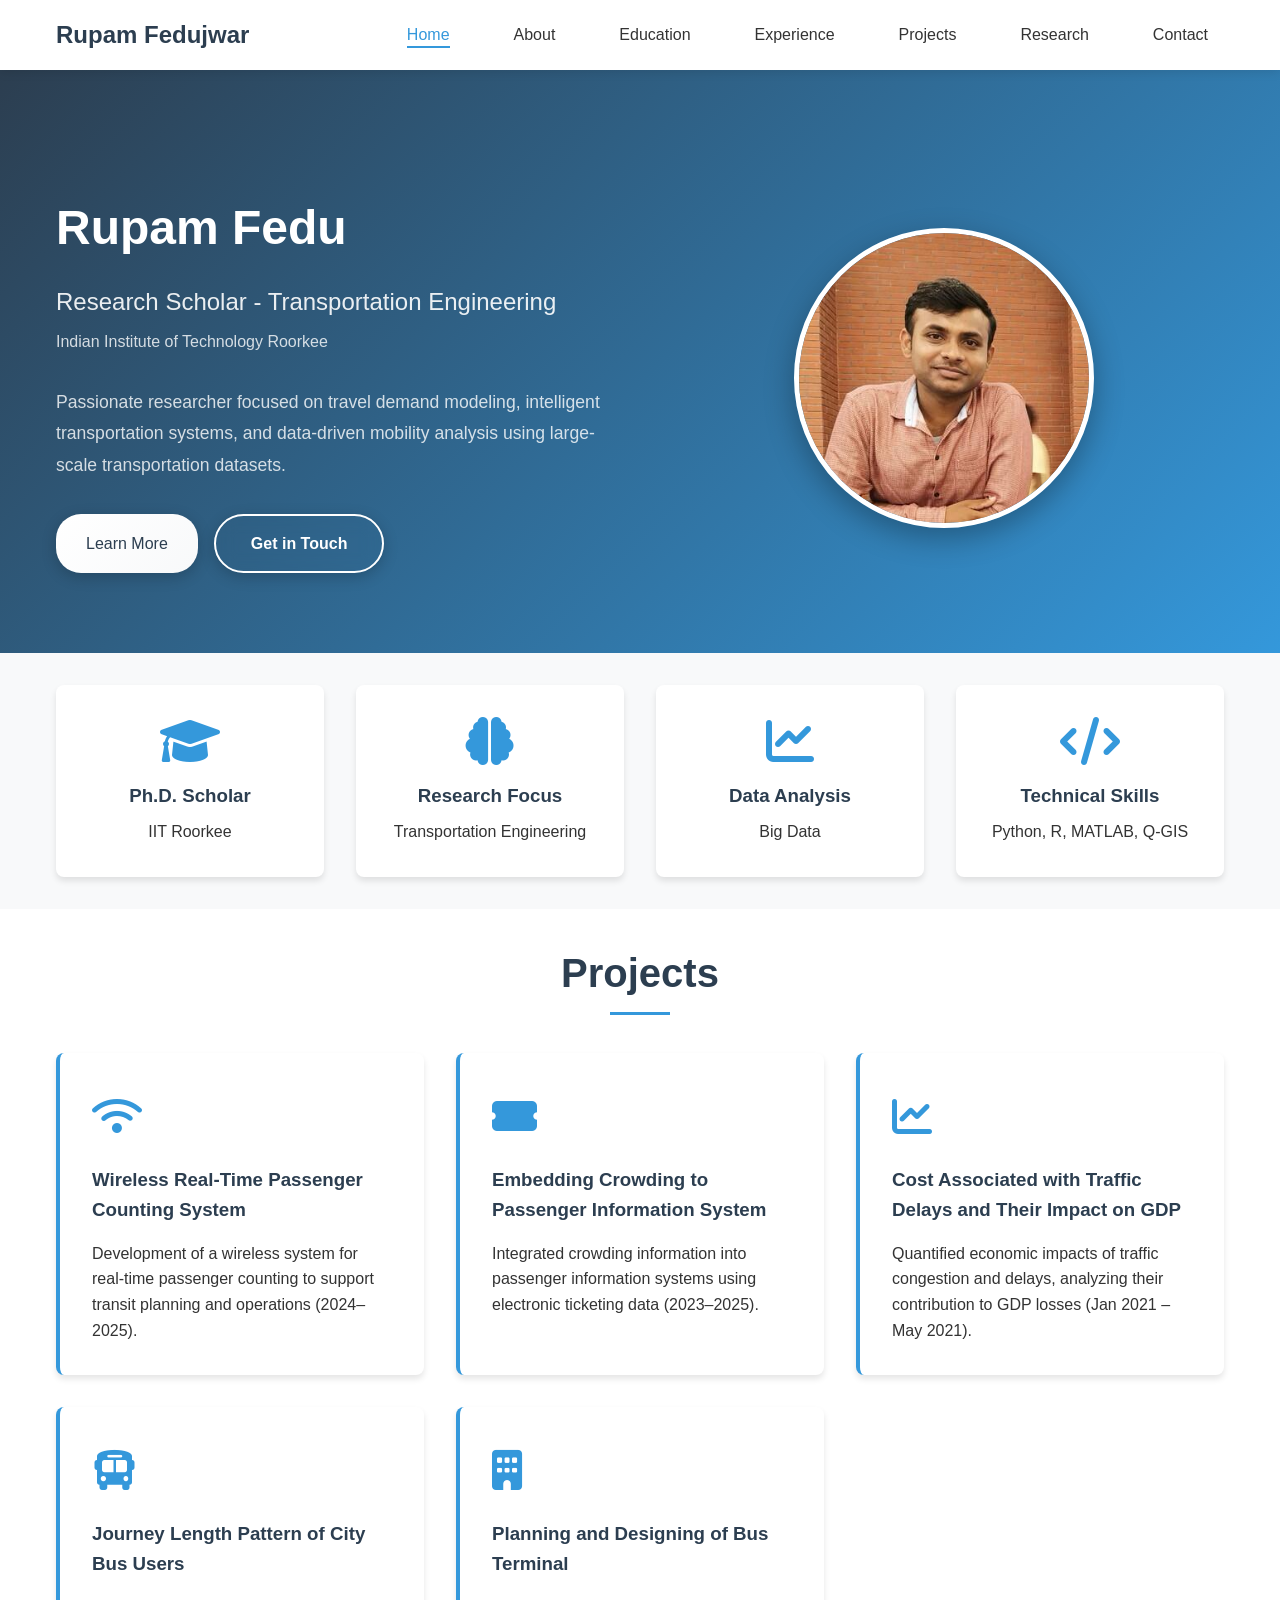
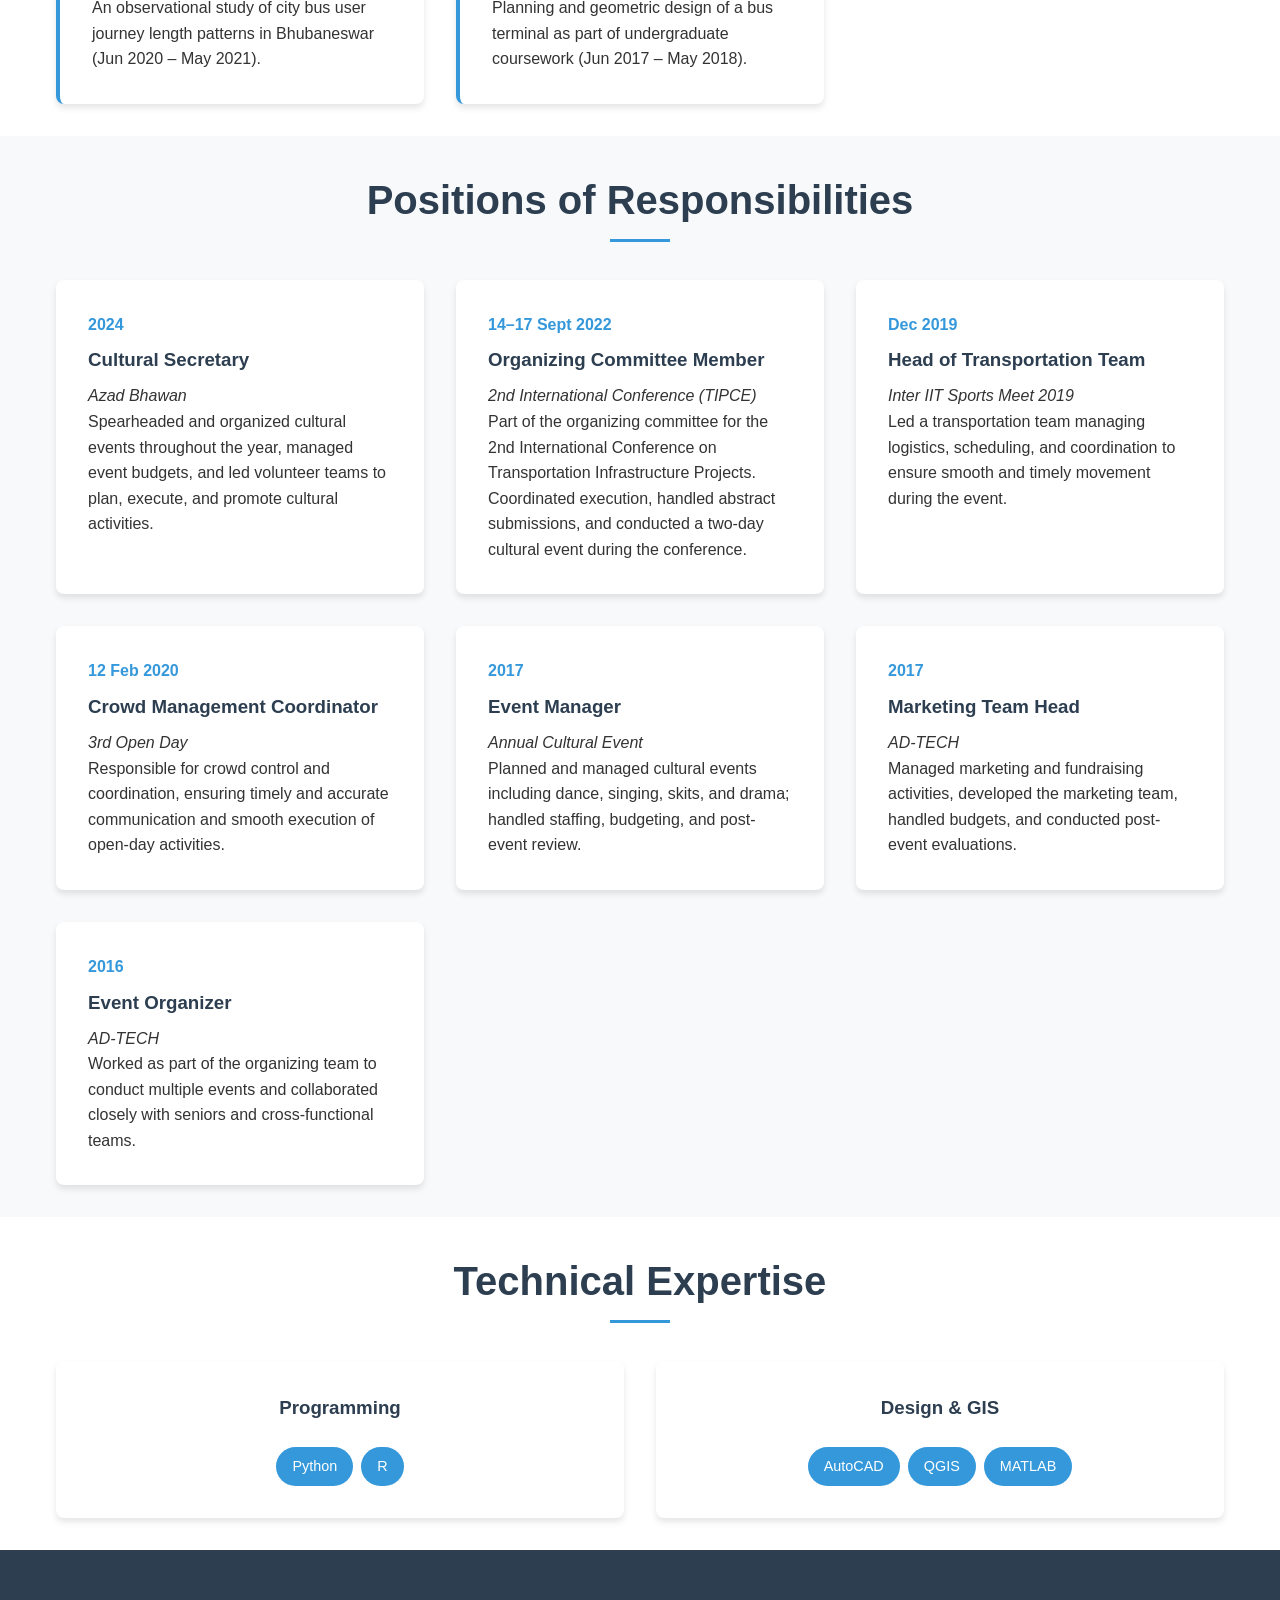
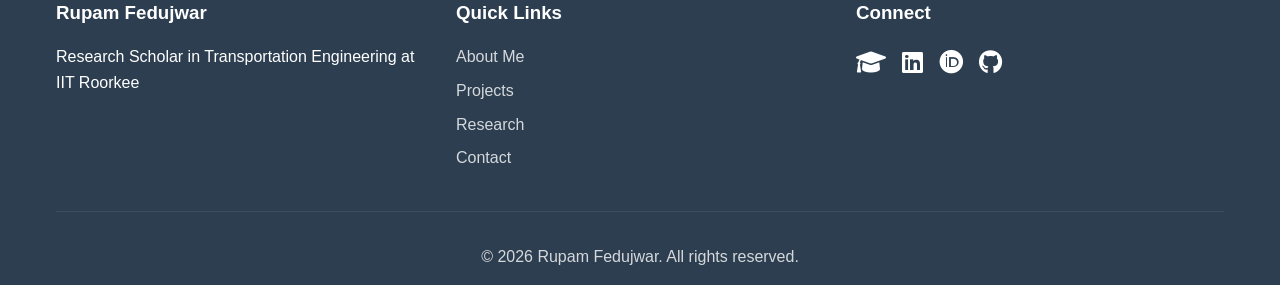
<file: index.html>
<!DOCTYPE html>
<html lang="en">
<head>
    <meta charset="UTF-8">
    <meta name="viewport" content="width=device-width, initial-scale=1.0">
    <title>Rupam Fedujwar | Research Scholar</title>
    <link rel="stylesheet" href="https://cdnjs.cloudflare.com/ajax/libs/font-awesome/6.0.0/css/all.min.css">
    <link rel="stylesheet" href="styles.css">
</head>
<body>
    <!-- Navigation -->
    <nav class="navbar">
        <div class="nav-container">
            <div class="nav-logo">
                <h2>Rupam Fedujwar</h2>
            </div>
            <ul class="nav-menu">
                <li><a href="index.html" class="nav-link active">Home</a></li>
                <li><a href="about.html" class="nav-link">About</a></li>
                <li><a href="education.html" class="nav-link">Education</a></li>
                <li><a href="experience.html" class="nav-link">Experience</a></li>
                <li><a href="projects.html" class="nav-link">Projects</a></li>
                <li><a href="research.html" class="nav-link">Research</a></li>
                <li><a href="contact.html" class="nav-link">Contact</a></li>
            </ul>
            <div class="hamburger">
                <span class="bar"></span>
                <span class="bar"></span>
                <span class="bar"></span>
            </div>
        </div>
    </nav>

    <!-- Hero Section -->
    <section class="hero">
        <div class="hero-container">
            <div class="hero-content">
                <div class="hero-text">
                    <h1>Rupam Fedujwar</h1>
                    <h2>Research Scholar - Transportation Engineering</h2>
                    <p>Indian Institute of Technology Roorkee</p>
                    <div class="hero-description">
                        <p>Passionate researcher focused on travel demand modeling, intelligent transportation systems, and data-driven mobility analysis using large-scale transportation datasets.</p>
                    </div>
                    <div class="hero-buttons">
                        <a href="about.html" class="btn btn-primary">Learn More</a>
                        <a href="contact.html" class="btn btn-secondary">Get in Touch</a>
                    </div>
                </div>
                <div class="hero-image">
                    <img src="profile.jpg" alt="Rupam Fedujwar" class="profile-img">
                </div>
            </div>
        </div>
    </section>

    <!-- Quick Info Section -->
    <section class="quick-info">
        <div class="container">
            <div class="info-grid">
                <div class="info-card">
                    <i class="fas fa-graduation-cap"></i>
                    <h3>Ph.D. Scholar</h3>
                    <p>IIT Roorkee</p>
                </div>
                <div class="info-card">
                    <i class="fas fa-brain"></i>
                    <h3>Research Focus</h3>
                    <p>Transportation Engineering</p>
                </div>
                <div class="info-card">
                    <i class="fas fa-chart-line"></i>
                    <h3>Data Analysis</h3>
                    <p>Big Data</p>
                </div>
                <div class="info-card">
                    <i class="fas fa-code"></i>
                    <h3>Technical Skills</h3>
                    <p>Python, R, MATLAB, Q-GIS</p>
                </div>
            </div>
        </div>
    </section>

   
   <!-- Featured Projects -->
    <section class="featured-projects">
      <div class="container">
        <h2 class="section-title">Projects</h2>
    
        <div class="projects-grid">
    
          <div class="project-card">
            <div class="project-icon">
              <i class="fas fa-wifi"></i>
            </div>
            <h3>Wireless Real-Time Passenger Counting System</h3>
            <p>
              Development of a wireless system for real-time passenger counting to support transit planning and operations (2024–2025).
            </p>
          </div>
    
          <div class="project-card">
            <div class="project-icon">
              <i class="fas fa-ticket-alt"></i>
            </div>
            <h3>Embedding Crowding to Passenger Information System</h3>
            <p>
              Integrated crowding information into passenger information systems using electronic ticketing data (2023–2025).
            </p>
          </div>
    
          <div class="project-card">
            <div class="project-icon">
              <i class="fas fa-chart-line"></i>
            </div>
            <h3>Cost Associated with Traffic Delays and Their Impact on GDP</h3>
            <p>
              Quantified economic impacts of traffic congestion and delays, analyzing their contribution to GDP losses (Jan 2021 – May 2021).
            </p>
          </div>
    
          <div class="project-card">
            <div class="project-icon">
              <i class="fas fa-bus"></i>
            </div>
            <h3>Journey Length Pattern of City Bus Users</h3>
            <p>
              An observational study of city bus user journey length patterns in Bhubaneswar (Jun 2020 – May 2021).
            </p>
          </div>
    
          <div class="project-card">
            <div class="project-icon">
              <i class="fas fa-building"></i>
            </div>
            <h3>Planning and Designing of Bus Terminal</h3>
            <p>
              Planning and geometric design of a bus terminal as part of undergraduate coursework (Jun 2017 – May 2018).
            </p>
          </div>
    
        </div>
      </div>
    </section>


    <!-- Positions of Responsibilities -->
<section class="recent-activity">
  <div class="container">
    <h2 class="section-title">Positions of Responsibilities</h2>

    <div class="activity-grid">

      <div class="activity-item">
        <div class="activity-date">2024</div>
        <h3>Cultural Secretary</h3>
        <p><em>Azad Bhawan</em></p>
        <p>
          Spearheaded and organized cultural events throughout the year,
          managed event budgets, and led volunteer teams to plan, execute,
          and promote cultural activities.
        </p>
      </div>

      <div class="activity-item">
        <div class="activity-date">14–17 Sept 2022</div>
        <h3>Organizing Committee Member</h3>
        <p><em>2nd International Conference (TIPCE)</em></p>
        <p>
          Part of the organizing committee for the 2nd International Conference
          on Transportation Infrastructure Projects. Coordinated execution,
          handled abstract submissions, and conducted a two-day cultural event
          during the conference.
        </p>
      </div>

      <div class="activity-item">
        <div class="activity-date">Dec 2019</div>
        <h3>Head of Transportation Team</h3>
        <p><em>Inter IIT Sports Meet 2019</em></p>
        <p>
          Led a transportation team managing logistics, scheduling, and
          coordination to ensure smooth and timely movement during the event.
        </p>
      </div>

      <div class="activity-item">
        <div class="activity-date">12 Feb 2020</div>
        <h3>Crowd Management Coordinator</h3>
        <p><em>3rd Open Day</em></p>
        <p>
          Responsible for crowd control and coordination, ensuring timely and
          accurate communication and smooth execution of open-day activities.
        </p>
      </div>

      <div class="activity-item">
        <div class="activity-date">2017</div>
        <h3>Event Manager</h3>
        <p><em>Annual Cultural Event</em></p>
        <p>
          Planned and managed cultural events including dance, singing,
          skits, and drama; handled staffing, budgeting, and post-event review.
        </p>
      </div>

      <div class="activity-item">
        <div class="activity-date">2017</div>
        <h3>Marketing Team Head</h3>
        <p><em>AD-TECH</em></p>
        <p>
          Managed marketing and fundraising activities, developed the marketing
          team, handled budgets, and conducted post-event evaluations.
        </p>
      </div>

      <div class="activity-item">
        <div class="activity-date">2016</div>
        <h3>Event Organizer</h3>
        <p><em>AD-TECH</em></p>
        <p>
          Worked as part of the organizing team to conduct multiple events and
          collaborated closely with seniors and cross-functional teams.
        </p>
      </div>

    </div>
  </div>
</section>


    <!-- Skills Preview -->
    <section class="skills-preview">
        <div class="container">
            <h2 class="section-title">Technical Expertise</h2>
            <div class="skills-container">
                <div class="skill-category">
                    <h3>Programming</h3>
                    <div class="skill-tags">
                        <span class="skill-tag">Python</span>
                        <span class="skill-tag">R</span>
                    </div>
                </div>
                <div class="skill-category">
                    <h3>Design & GIS</h3>
                    <div class="skill-tags">
                        <span class="skill-tag">AutoCAD</span>
                        <span class="skill-tag">QGIS</span>
                        <span class="skill-tag">MATLAB</span>
                    </div>
                </div>
            </div>
        </div>
    </section>

    <!-- Footer -->
    <footer class="footer">
        <div class="container">
            <div class="footer-content">
                <div class="footer-section">
                    <h3>Rupam Fedujwar</h3>
                    <p>Research Scholar in Transportation Engineering at IIT Roorkee</p>
                </div>
                <div class="footer-section">
                    <h3>Quick Links</h3>
                    <ul>
                        <li><a href="about.html">About Me</a></li>
                        <li><a href="projects.html">Projects</a></li>
                        <li><a href="research.html">Research</a></li>
                        <li><a href="contact.html">Contact</a></li>
                    </ul>
                </div>
                <div class="footer-section">
                    <h3>Connect</h3>
                    <div class="social-links">
                        <a href="https://scholar.google.com/citations?user=wBDwtJAAAAAJ&hl=en" target="_blank"><i class="fas fa-graduation-cap"></i></a>
                        <a href="https://www.linkedin.com/in/rupam-fedujwar/" target="_blank"><i class="fab fa-linkedin"></i></a>
                        <a href="https://orcid.org/0000-0003-3414-4312" target="_blank"><i class="fab fa-orcid"></i></a>
                        <a href="https://github.com/Rupam-Fedujwar" target="_blank"><i class="fab fa-github"></i></a>
                    </div>
                </div>
            </div>
            <div class="footer-bottom">
                <p>&copy; <span id="current-year"></span> Rupam Fedujwar. All rights reserved.</p>
            </div>
        </div>
    </footer>

    <script src="script.js"></script>
</body>
</html>
</file>
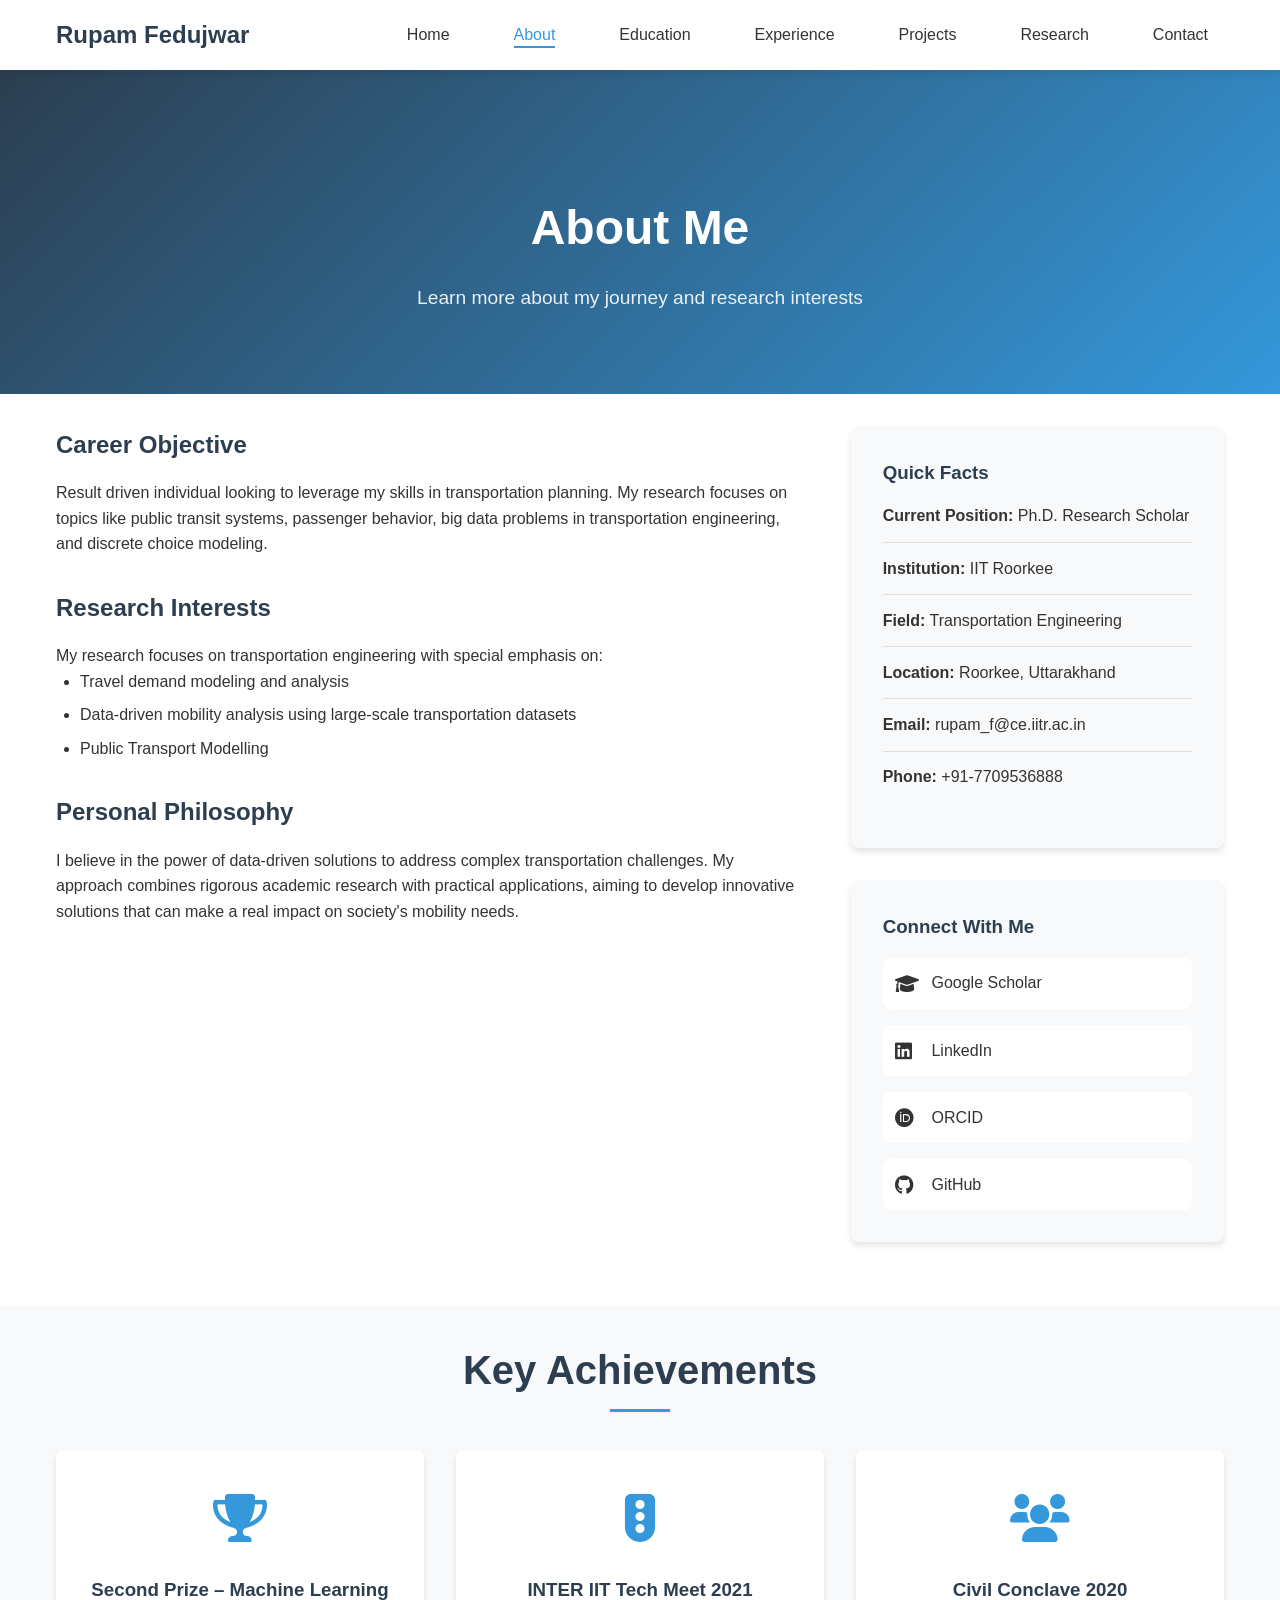
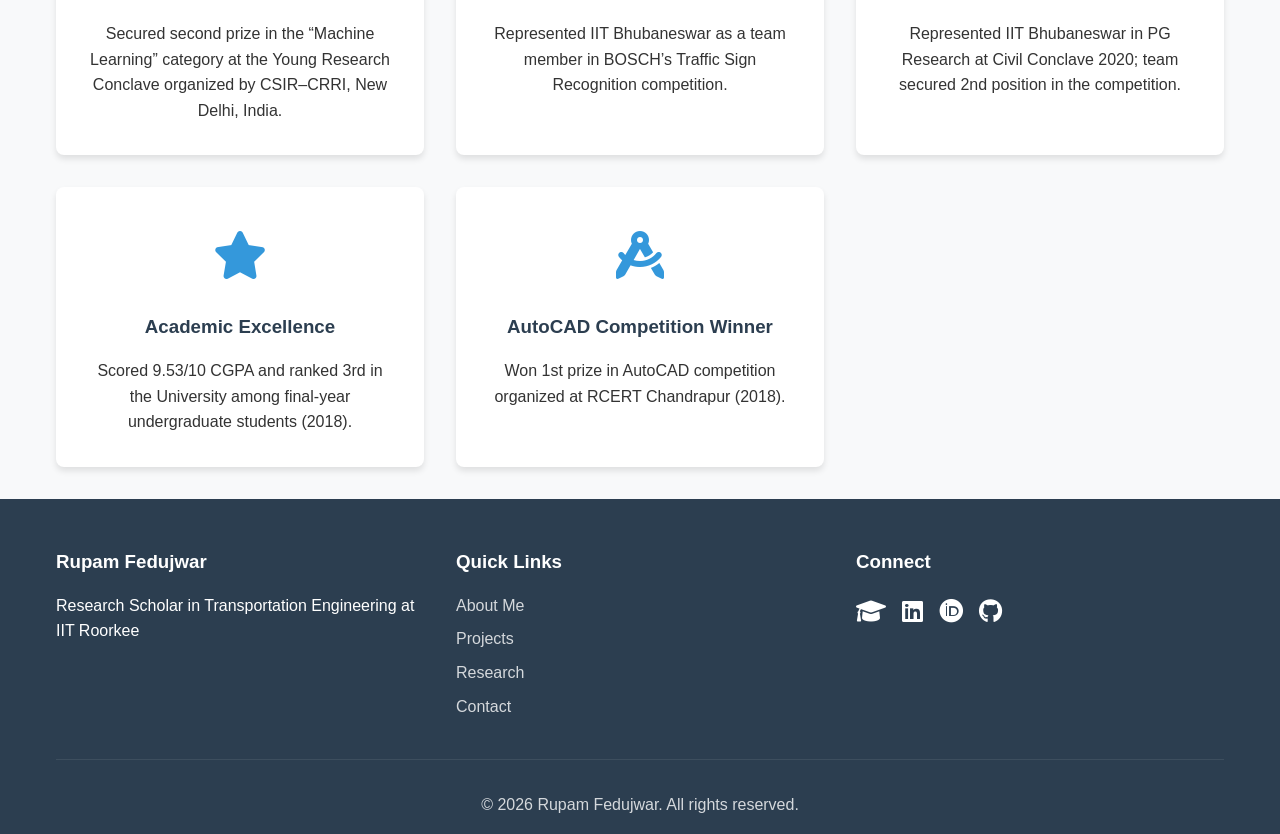
<file: about.html>
<!DOCTYPE html>
<html lang="en">
<head>
    <meta charset="UTF-8">
    <meta name="viewport" content="width=device-width, initial-scale=1.0">
    <title>About Me | Rupam Fedujwar</title>
    <link rel="stylesheet" href="https://cdnjs.cloudflare.com/ajax/libs/font-awesome/6.0.0/css/all.min.css">
    <link rel="stylesheet" href="styles.css">
</head>
<body>
    <!-- Navigation -->
    <nav class="navbar">
        <div class="nav-container">
            <div class="nav-logo">
                <h2>Rupam Fedujwar</h2>
            </div>
            <ul class="nav-menu">
                <li><a href="index.html" class="nav-link">Home</a></li>
                <li><a href="about.html" class="nav-link active">About</a></li>
                <li><a href="education.html" class="nav-link">Education</a></li>
                <li><a href="experience.html" class="nav-link">Experience</a></li>
                <li><a href="projects.html" class="nav-link">Projects</a></li>
                <li><a href="research.html" class="nav-link">Research</a></li>
                <li><a href="contact.html" class="nav-link">Contact</a></li>
            </ul>
            <div class="hamburger">
                <span class="bar"></span>
                <span class="bar"></span>
                <span class="bar"></span>
            </div>
        </div>
    </nav>

    <!-- Page Header -->
    <section class="page-header">
        <div class="container">
            <h1>About Me</h1>
            <p>Learn more about my journey and research interests</p>
        </div>
    </section>

    <!-- About Content -->
    <section class="about-content">
        <div class="container">
            <div class="about-grid">
                <div class="about-text">
                    <h2>Career Objective</h2>
                    <p>Result driven individual looking to leverage my skills in transportation planning. My research focuses on topics like public transit systems, passenger behavior, big data problems in transportation engineering, and discrete
                        choice modeling.</p>
                    
                    <h2>Research Interests</h2>
                    <p>My research focuses on transportation engineering with special emphasis on:</p>
                    <ul>
                        <li>Travel demand modeling and analysis</li>
                        <li>Data-driven mobility analysis using large-scale transportation datasets</li>
                        <li>Public Transport Modelling</li>
                    </ul>

                    <h2>Personal Philosophy</h2>
                    <p>I believe in the power of data-driven solutions to address complex transportation challenges. My approach combines rigorous academic research with practical applications, aiming to develop innovative solutions that can make a real impact on society's mobility needs.</p>
                </div>
                
                <div class="about-sidebar">
                    <div class="sidebar-card">
                        <h3>Quick Facts</h3>
                        <ul>
                            <li><strong>Current Position:</strong> Ph.D. Research Scholar</li>
                            <li><strong>Institution:</strong> IIT Roorkee</li>
                            <li><strong>Field:</strong> Transportation Engineering</li>
                            <li><strong>Location:</strong> Roorkee, Uttarakhand</li>
                            <li><strong>Email:</strong> rupam_f@ce.iitr.ac.in</li>
                            <li><strong>Phone:</strong> +91-7709536888</li>
                        </ul>
                    </div>

                    <div class="sidebar-card">
                        <h3>Connect With Me</h3>
                        <div class="social-links-large">
                            <a href="https://scholar.google.com/citations?user=wBDwtJAAAAAJ&hl=en" target="_blank" class="social-link">
                                <i class="fas fa-graduation-cap"></i>
                                <span>Google Scholar</span>
                            </a>
                            <a href="https://www.linkedin.com/in/rupam-fedujwar/" target="_blank" class="social-link">
                                <i class="fab fa-linkedin"></i>
                                <span>LinkedIn</span>
                            </a>
                            <a href="https://orcid.org/0000-0003-3414-4312" target="_blank" class="social-link">
                                <i class="fab fa-orcid"></i>
                                <span>ORCID</span>
                            </a>
                            <a href="https://github.com/Rupam-Fedujwar" target="_blank" class="social-link">
                                <i class="fab fa-github"></i>
                                <span>GitHub</span>
                            </a>
                        </div>
                    </div>
                </div>
            </div>
        </div>
    </section>

    
    <!-- Key Achievements -->
        <section class="achievements">
          <div class="container">
            <h2 class="section-title">Key Achievements</h2>
        
            <div class="achievements-grid">
        
              <div class="achievement-card">
                <div class="achievement-icon">
                  <i class="fas fa-trophy"></i>
                </div>
                <h3>Second Prize – Machine Learning</h3>
                <p>
                  Secured second prize in the “Machine Learning” category at the
                  Young Research Conclave organized by CSIR–CRRI, New Delhi, India.
                </p>
              </div>
        
              <div class="achievement-card">
                <div class="achievement-icon">
                  <i class="fas fa-traffic-light"></i>
                </div>
                <h3>INTER IIT Tech Meet 2021</h3>
                <p>
                  Represented IIT Bhubaneswar as a team member in BOSCH’s
                  Traffic Sign Recognition competition.
                </p>
              </div>
        
              <div class="achievement-card">
                <div class="achievement-icon">
                  <i class="fas fa-users"></i>
                </div>
                <h3>Civil Conclave 2020</h3>
                <p>
                  Represented IIT Bhubaneswar in PG Research at Civil Conclave 2020;
                  team secured 2nd position in the competition.
                </p>
              </div>
        
              <div class="achievement-card">
                <div class="achievement-icon">
                  <i class="fas fa-star"></i>
                </div>
                <h3>Academic Excellence</h3>
                <p>
                  Scored 9.53/10 CGPA and ranked 3rd in the University
                  among final-year undergraduate students (2018).
                </p>
              </div>
        
              <div class="achievement-card">
                <div class="achievement-icon">
                  <i class="fas fa-drafting-compass"></i>
                </div>
                <h3>AutoCAD Competition Winner</h3>
                <p>
                  Won 1st prize in AutoCAD competition organized at
                  RCERT Chandrapur (2018).
                </p>
              </div>
        
            </div>
          </div>
        </section>


    <!-- Footer -->
    <footer class="footer">
        <div class="container">
            <div class="footer-content">
                <div class="footer-section">
                    <h3>Rupam Fedujwar</h3>
                    <p>Research Scholar in Transportation Engineering at IIT Roorkee</p>
                </div>
                <div class="footer-section">
                    <h3>Quick Links</h3>
                    <ul>
                        <li><a href="about.html">About Me</a></li>
                        <li><a href="projects.html">Projects</a></li>
                        <li><a href="research.html">Research</a></li>
                        <li><a href="contact.html">Contact</a></li>
                    </ul>
                </div>
                <div class="footer-section">
                    <h3>Connect</h3>
                    <div class="social-links">
                        <a href="https://scholar.google.com/citations?user=wBDwtJAAAAAJ&hl=en" target="_blank"><i class="fas fa-graduation-cap"></i></a>
                        <a href="https://www.linkedin.com/in/rupam-fedujwar/" target="_blank"><i class="fab fa-linkedin"></i></a>
                        <a href="https://orcid.org/0000-0003-3414-4312" target="_blank"><i class="fab fa-orcid"></i></a>
                        <a href="https://github.com/Rupam-Fedujwar" target="_blank"><i class="fab fa-github"></i></a>
                    </div>
                </div>
            </div>
            <div class="footer-bottom">
                <p>&copy; <span id="current-year"></span> Rupam Fedujwar. All rights reserved.</p>
            </div>
        </div>
    </footer>

    <script src="script.js"></script>
</body>
</html>
</file>
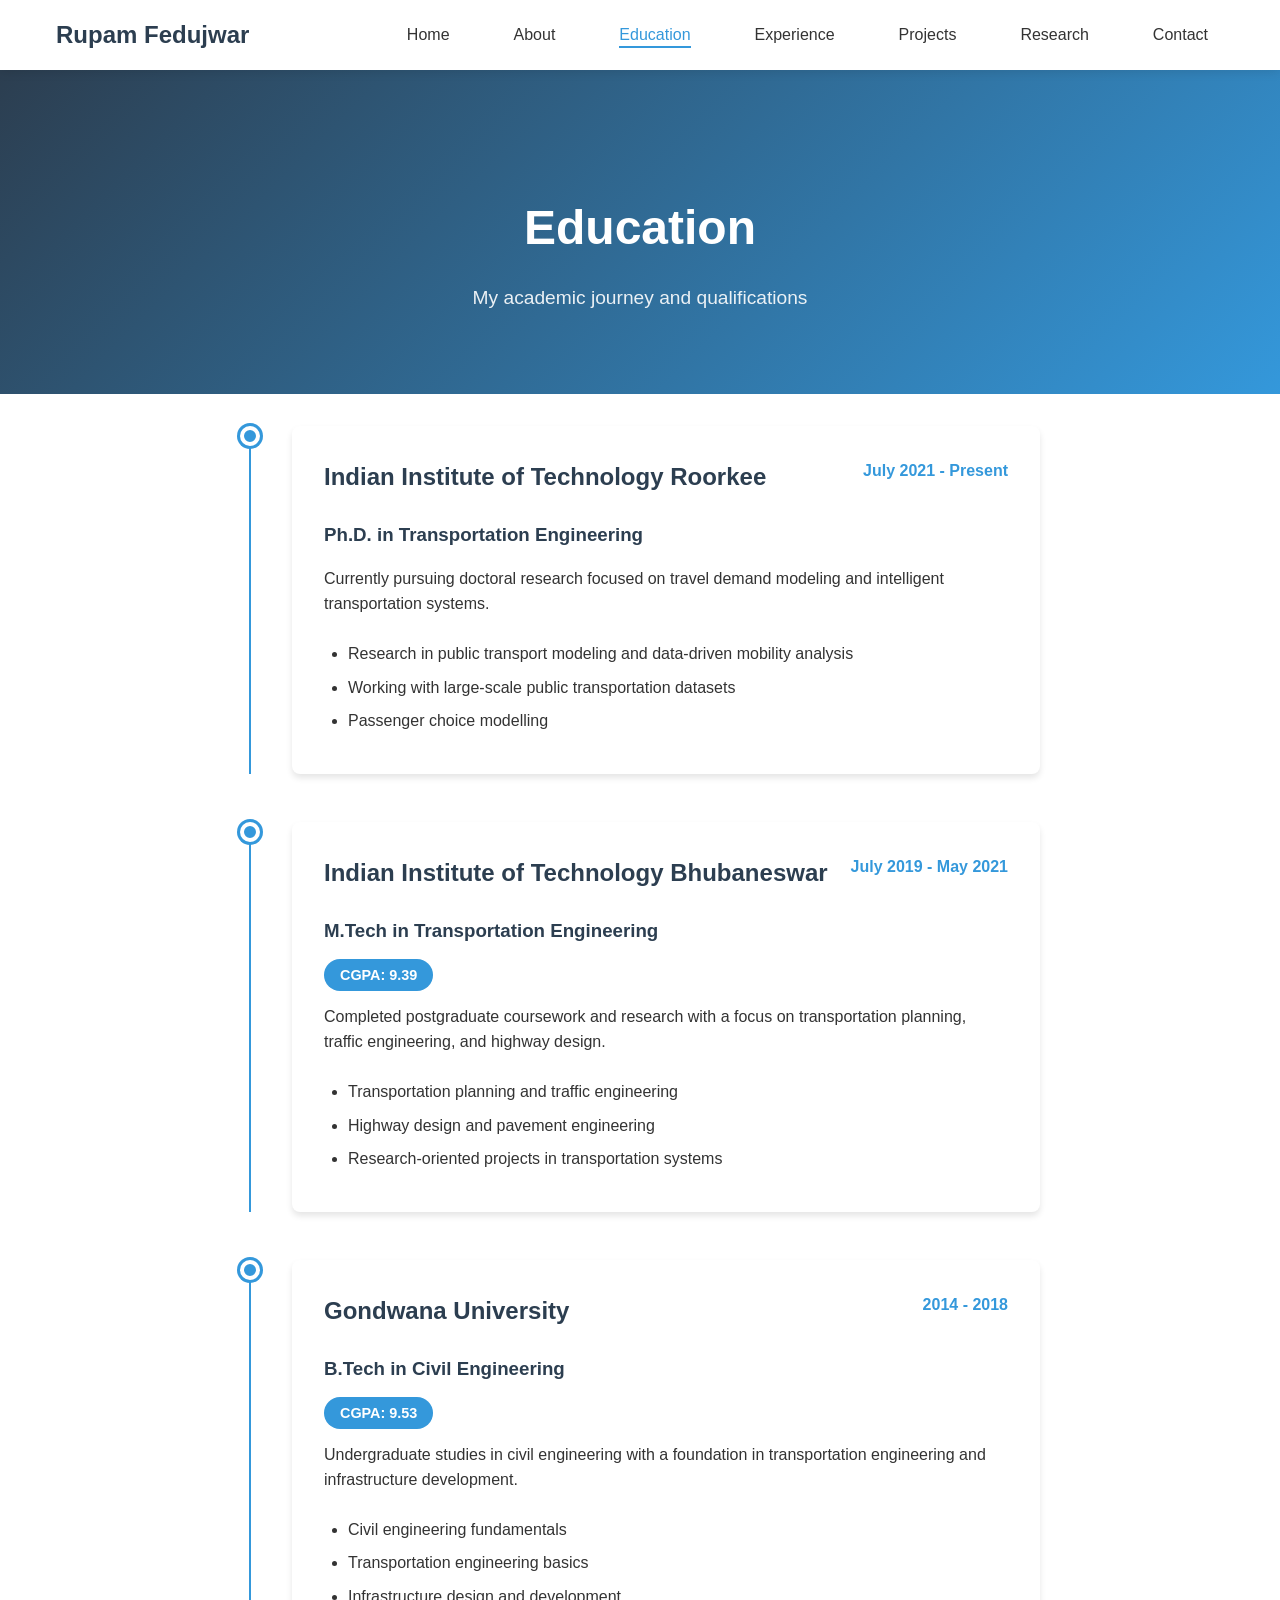
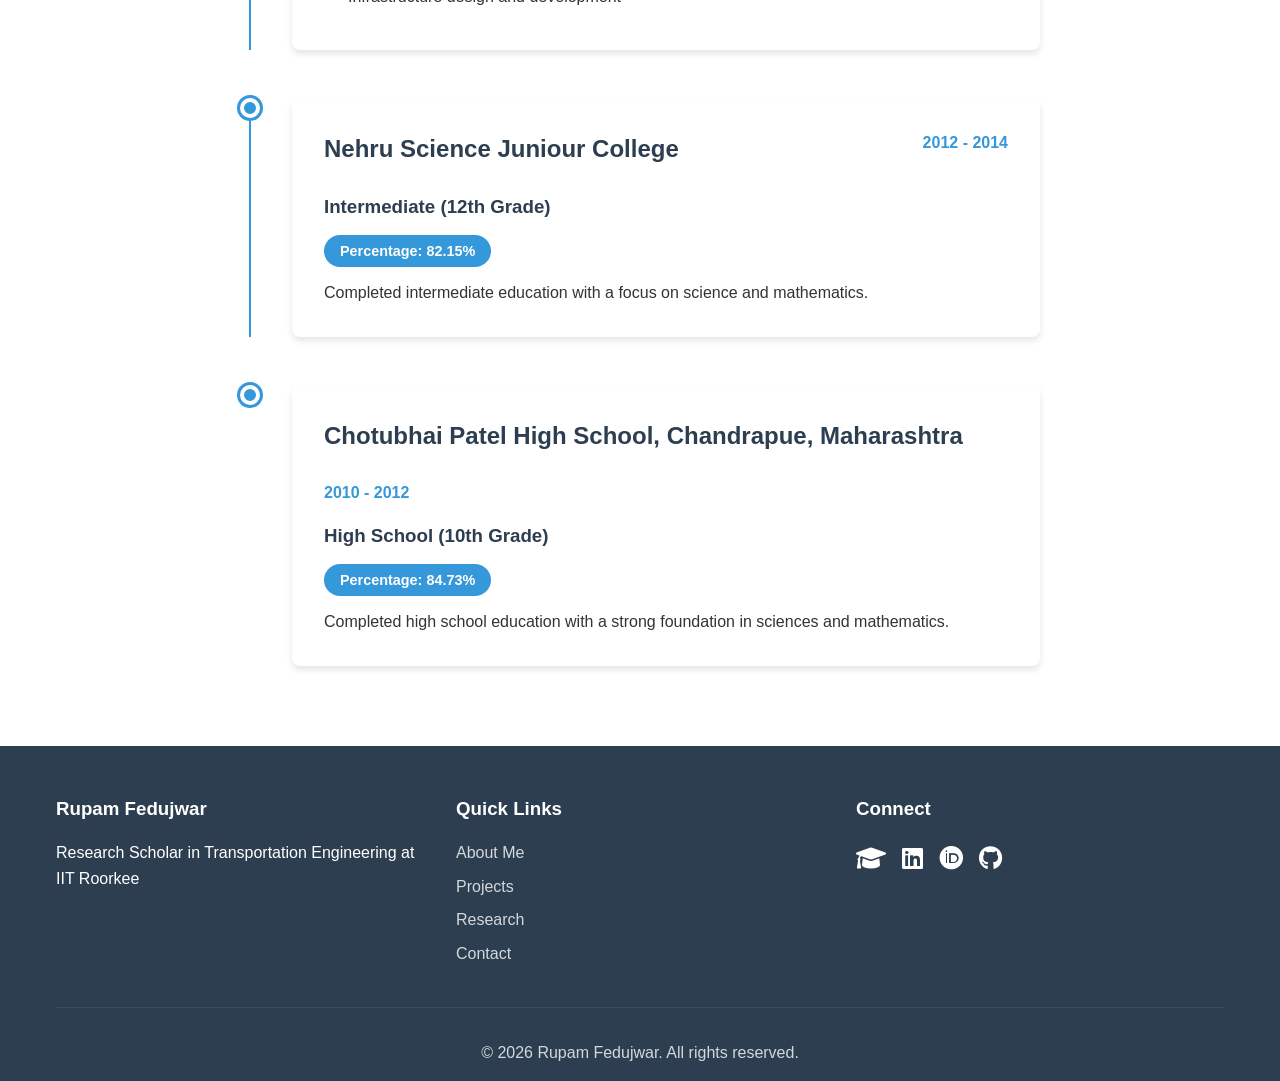
<file: education.html>
<!DOCTYPE html>
<html lang="en">
<head>
    <meta charset="UTF-8">
    <meta name="viewport" content="width=device-width, initial-scale=1.0">
    <title>Education | Rupam Fedujwar</title>
    <link rel="stylesheet" href="https://cdnjs.cloudflare.com/ajax/libs/font-awesome/6.0.0/css/all.min.css">
    <link rel="stylesheet" href="styles.css">
</head>
<body>
    <!-- Navigation -->
    <nav class="navbar">
        <div class="nav-container">
            <div class="nav-logo">
                <h2>Rupam Fedujwar</h2>
            </div>
            <ul class="nav-menu">
                <li><a href="index.html" class="nav-link">Home</a></li>
                <li><a href="about.html" class="nav-link">About</a></li>
                <li><a href="education.html" class="nav-link active">Education</a></li>
                <li><a href="experience.html" class="nav-link">Experience</a></li>
                <li><a href="projects.html" class="nav-link">Projects</a></li>
                <li><a href="research.html" class="nav-link">Research</a></li>
                <li><a href="contact.html" class="nav-link">Contact</a></li>
            </ul>
            <div class="hamburger">
                <span class="bar"></span>
                <span class="bar"></span>
                <span class="bar"></span>
            </div>
        </div>
    </nav>

    <!-- Page Header -->
    <section class="page-header">
        <div class="container">
            <h1>Education</h1>
            <p>My academic journey and qualifications</p>
        </div>
    </section>

    <!-- Education Content -->
    <section class="education-content">
        <div class="container">
            <div class="education-timeline">
                <div class="timeline-item">
                    <div class="timeline-marker">
                        <div class="timeline-dot"></div>
                        <div class="timeline-line"></div>
                    </div>
                    <div class="timeline-content">
                        <div class="education-card">
                            <div class="education-header">
                                <h2>Indian Institute of Technology Roorkee</h2>
                                <span class="education-period">July 2021 - Present</span>
                            </div>
                            <div class="education-details">
                                <h3>Ph.D. in Transportation Engineering</h3>
                                <p>Currently pursuing doctoral research focused on travel demand modeling and intelligent transportation systems.</p>
                                <div class="education-highlights">
                                    <ul>
                                        <li>Research in public transport modeling and data-driven mobility analysis</li>
                                        <li>Working with large-scale public transportation datasets</li>
                                        <li>Passenger choice modelling</li>
                                    </ul>
                                </div>
                            </div>
                        </div>
                    </div>
                </div>

                <div class="timeline-item">
                    <div class="timeline-marker">
                        <div class="timeline-dot"></div>
                        <div class="timeline-line"></div>
                    </div>
                    <div class="timeline-content">
                        <div class="education-card">
                            <div class="education-header">
                                <h2>Indian Institute of Technology Bhubaneswar</h2>
                                <span class="education-period">July 2019 - May 2021</span>
                            </div>
                            <div class="education-details">
                                <h3>M.Tech in Transportation Engineering</h3>
                                <div class="education-achievement">
                                    <span class="achievement-badge">CGPA: 9.39</span>
                                </div>
                                <p>Completed postgraduate coursework and research with a focus on transportation planning, traffic engineering, and highway design.</p>
                                <div class="education-highlights">
                                    <ul>
                                        <li>Transportation planning and traffic engineering</li>
                                        <li>Highway design and pavement engineering</li>
                                        <li>Research-oriented projects in transportation systems</li>
                                    </ul>
                                </div>
                            </div>
                        </div>
                    </div>
                </div>

                <div class="timeline-item">
                    <div class="timeline-marker">
                        <div class="timeline-dot"></div>
                        <div class="timeline-line"></div>
                    </div>
                    <div class="timeline-content">
                        <div class="education-card">
                            <div class="education-header">
                                <h2>Gondwana University</h2>
                                <span class="education-period">2014 - 2018</span>
                            </div>
                            <div class="education-details">
                                <h3>B.Tech in Civil Engineering</h3>
                                <div class="education-achievement">
                                    <span class="achievement-badge">CGPA: 9.53</span>
                                </div>
                                <p>Undergraduate studies in civil engineering with a foundation in transportation engineering and infrastructure development.</p>
                                <div class="education-highlights">
                                    <ul>
                                        <li>Civil engineering fundamentals</li>
                                        <li>Transportation engineering basics</li>
                                        <li>Infrastructure design and development</li>
                                    </ul>
                                </div>
                            </div>
                        </div>
                    </div>
                </div>

                <div class="timeline-item">
                    <div class="timeline-marker">
                        <div class="timeline-dot"></div>
                        <div class="timeline-line"></div>
                    </div>
                    <div class="timeline-content">
                        <div class="education-card">
                            <div class="education-header">
                                <h2>Nehru Science Juniour College</h2>
                                <span class="education-period">2012 - 2014</span>
                            </div>
                            <div class="education-details">
                                <h3>Intermediate (12th Grade)</h3>
                                <div class="education-achievement">
                                    <span class="achievement-badge">Percentage: 82.15%</span>
                                </div>
                                <p>Completed intermediate education with a focus on science and mathematics.</p>
                            </div>
                        </div>
                    </div>
                </div>

                <div class="timeline-item">
                    <div class="timeline-marker">
                        <div class="timeline-dot"></div>
                    </div>
                    <div class="timeline-content">
                        <div class="education-card">
                            <div class="education-header">
                                <h2>Chotubhai Patel High School, Chandrapue, Maharashtra</h2>
                                <span class="education-period">2010 - 2012</span>
                            </div>
                            <div class="education-details">
                                <h3>High School (10th Grade)</h3>
                                <div class="education-achievement">
                                    <span class="achievement-badge">Percentage: 84.73%</span>
                                </div>
                                <p>Completed high school education with a strong foundation in sciences and mathematics.</p>
                            </div>
                        </div>
                    </div>
                </div>
            </div>
        </div>
    </section>

    

    <!-- Footer -->
    <footer class="footer">
        <div class="container">
            <div class="footer-content">
                <div class="footer-section">
                    <h3>Rupam Fedujwar</h3>
                    <p>Research Scholar in Transportation Engineering at IIT Roorkee</p>
                </div>
                <div class="footer-section">
                    <h3>Quick Links</h3>
                    <ul>
                        <li><a href="about.html">About Me</a></li>
                        <li><a href="projects.html">Projects</a></li>
                        <li><a href="research.html">Research</a></li>
                        <li><a href="contact.html">Contact</a></li>
                    </ul>
                </div>
                <div class="footer-section">
                    <h3>Connect</h3>
                    <div class="social-links">
                        <a href="https://scholar.google.com/citations?user=wBDwtJAAAAAJ&hl=en" target="_blank"><i class="fas fa-graduation-cap"></i></a>
                        <a href="https://www.linkedin.com/in/rupam-fedujwar/" target="_blank"><i class="fab fa-linkedin"></i></a>
                        <a href="https://orcid.org/0000-0003-3414-4312" target="_blank"><i class="fab fa-orcid"></i></a>
                        <a href="https://github.com/Rupam-Fedujwar" target="_blank"><i class="fab fa-github"></i></a>
                    </div>
                </div>
            </div>
            <div class="footer-bottom">
                <p>&copy; <span id="current-year"></span> Rupam Fedujwar. All rights reserved.</p>
            </div>
        </div>
    </footer>

    <script src="script.js"></script>
</body>
</html>
</file>
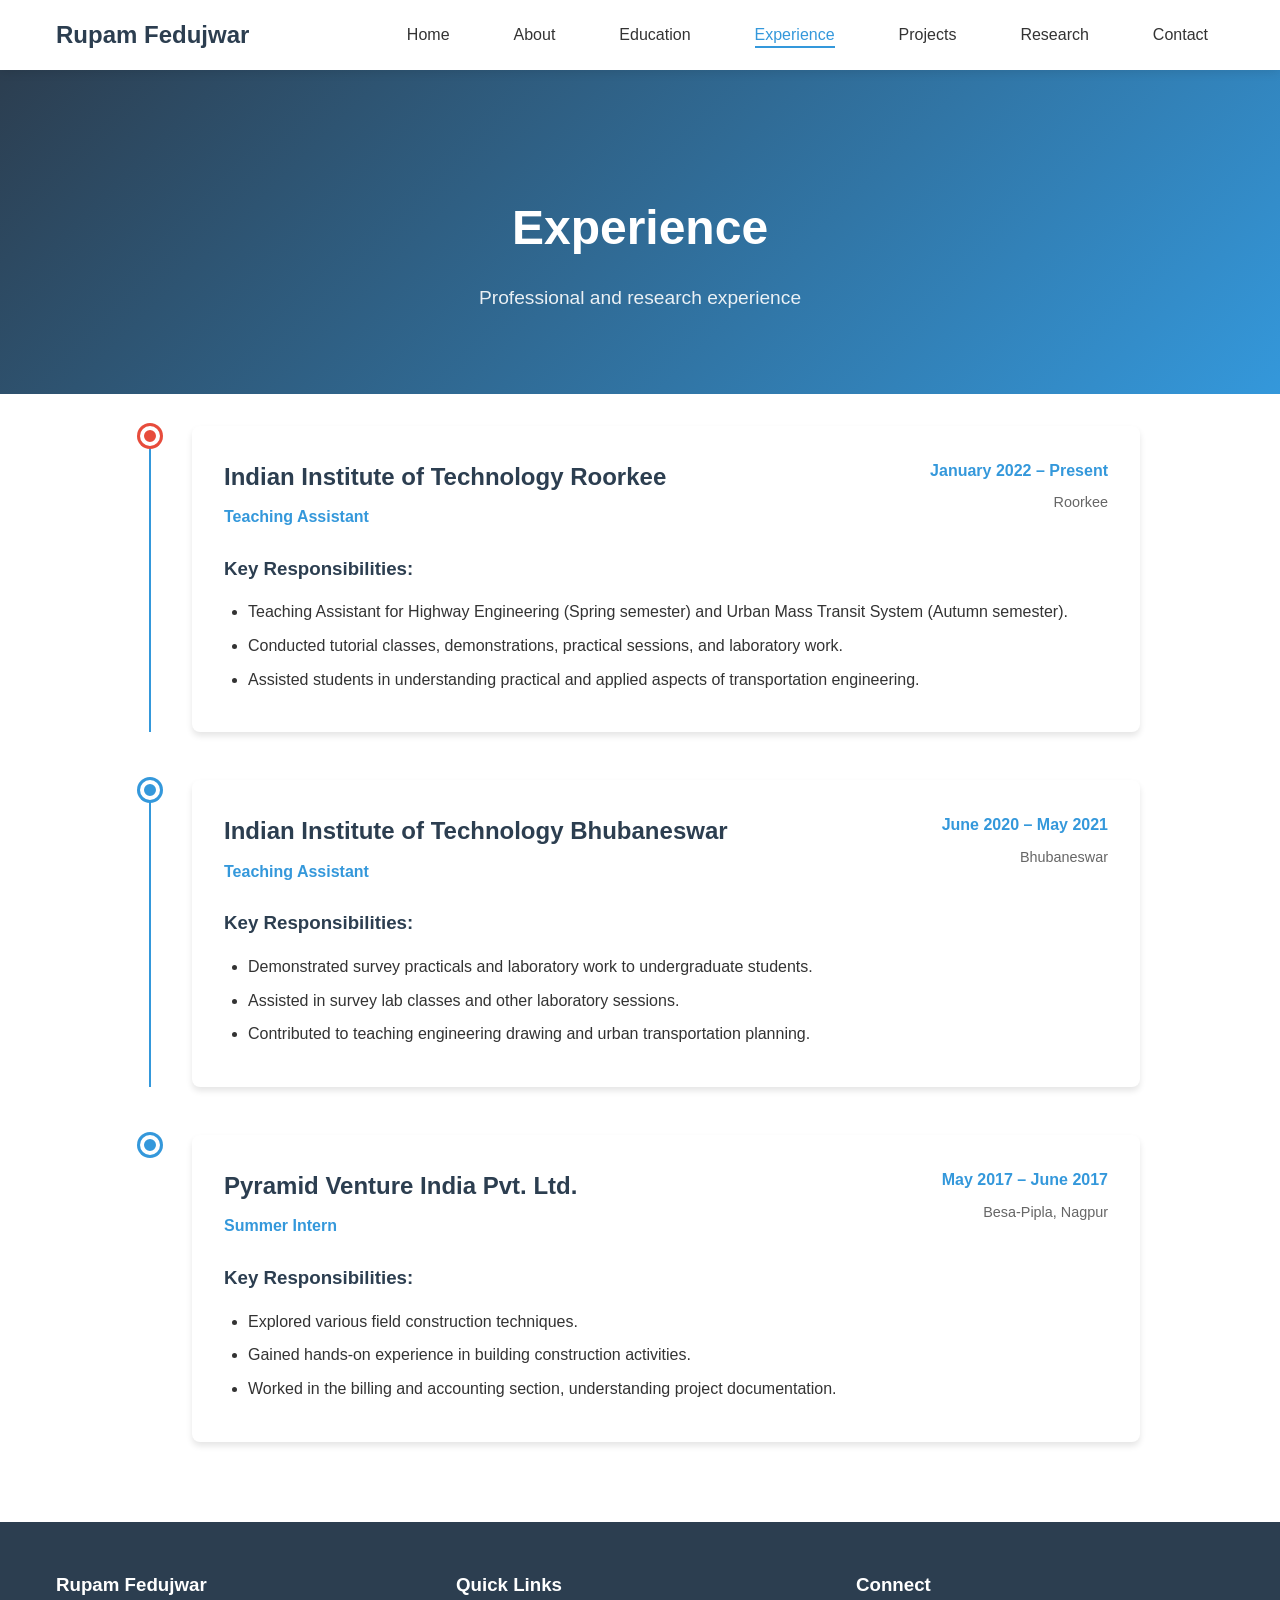
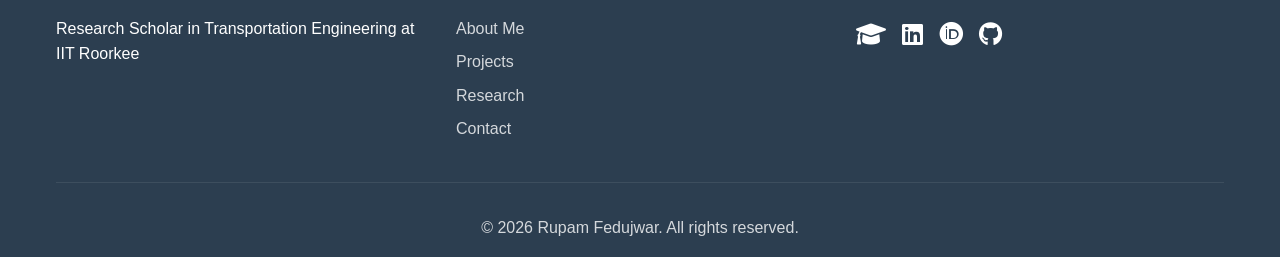
<file: experience.html>
<!DOCTYPE html>
<html lang="en">
<head>
    <meta charset="UTF-8">
    <meta name="viewport" content="width=device-width, initial-scale=1.0">
    <title>Experience | Rupam Fedujwar</title>
    <link rel="stylesheet" href="https://cdnjs.cloudflare.com/ajax/libs/font-awesome/6.0.0/css/all.min.css">
    <link rel="stylesheet" href="styles.css">
</head>
<body>
    <!-- Navigation -->
    <nav class="navbar">
        <div class="nav-container">
            <div class="nav-logo">
                <h2>Rupam Fedujwar</h2>
            </div>
            <ul class="nav-menu">
                <li><a href="index.html" class="nav-link">Home</a></li>
                <li><a href="about.html" class="nav-link">About</a></li>
                <li><a href="education.html" class="nav-link">Education</a></li>
                <li><a href="experience.html" class="nav-link active">Experience</a></li>
                <li><a href="projects.html" class="nav-link">Projects</a></li>
                <li><a href="research.html" class="nav-link">Research</a></li>
                <li><a href="contact.html" class="nav-link">Contact</a></li>
            </ul>
            <div class="hamburger">
                <span class="bar"></span>
                <span class="bar"></span>
                <span class="bar"></span>
            </div>
        </div>
    </nav>

    <!-- Page Header -->
    <section class="page-header">
        <div class="container">
            <h1>Experience</h1>
            <p>Professional and research experience</p>
        </div>
    </section>

    <!-- Experience Content -->
   <!-- Experience Content -->
        <section class="experience-content">
          <div class="container">
            <div class="experience-timeline">
        
              <!-- Teaching Assistant – IIT Roorkee -->
              <div class="timeline-item">
                <div class="timeline-marker">
                  <div class="timeline-dot current"></div>
                  <div class="timeline-line"></div>
                </div>
        
                <div class="timeline-content">
                  <div class="experience-card">
                    <div class="experience-header">
                      <div class="company-info">
                        <h2>Indian Institute of Technology Roorkee</h2>
                        <span class="position">Teaching Assistant</span>
                      </div>
                      <div class="experience-meta">
                        <span class="duration">January 2022 – Present</span>
                        <span class="location">Roorkee</span>
                      </div>
                    </div>
        
                    <div class="experience-details">
                      <div class="responsibilities">
                        <h3>Key Responsibilities:</h3>
                        <ul>
                          <li>Teaching Assistant for Highway Engineering (Spring semester) and Urban Mass Transit System (Autumn semester).</li>
                          <li>Conducted tutorial classes, demonstrations, practical sessions, and laboratory work.</li>
                          <li>Assisted students in understanding practical and applied aspects of transportation engineering.</li>
                        </ul>
                      </div>
                    </div>
                  </div>
                </div>
              </div>
        
              <!-- Teaching Assistant – IIT Bhubaneswar -->
              <div class="timeline-item">
                <div class="timeline-marker">
                  <div class="timeline-dot"></div>
                  <div class="timeline-line"></div>
                </div>
        
                <div class="timeline-content">
                  <div class="experience-card">
                    <div class="experience-header">
                      <div class="company-info">
                        <h2>Indian Institute of Technology Bhubaneswar</h2>
                        <span class="position">Teaching Assistant</span>
                      </div>
                      <div class="experience-meta">
                        <span class="duration">June 2020 – May 2021</span>
                        <span class="location">Bhubaneswar</span>
                      </div>
                    </div>
        
                    <div class="experience-details">
                      <div class="responsibilities">
                        <h3>Key Responsibilities:</h3>
                        <ul>
                          <li>Demonstrated survey practicals and laboratory work to undergraduate students.</li>
                          <li>Assisted in survey lab classes and other laboratory sessions.</li>
                          <li>Contributed to teaching engineering drawing and urban transportation planning.</li>
                        </ul>
                      </div>
                    </div>
                  </div>
                </div>
              </div>
        
              <!-- Summer Internship -->
              <div class="timeline-item">
                <div class="timeline-marker">
                  <div class="timeline-dot"></div>
                </div>
        
                <div class="timeline-content">
                  <div class="experience-card">
                    <div class="experience-header">
                      <div class="company-info">
                        <h2>Pyramid Venture India Pvt. Ltd.</h2>
                        <span class="position">Summer Intern</span>
                      </div>
                      <div class="experience-meta">
                        <span class="duration">May 2017 – June 2017</span>
                        <span class="location">Besa-Pipla, Nagpur</span>
                      </div>
                    </div>
        
                    <div class="experience-details">
                      <div class="responsibilities">
                        <h3>Key Responsibilities:</h3>
                        <ul>
                          <li>Explored various field construction techniques.</li>
                          <li>Gained hands-on experience in building construction activities.</li>
                          <li>Worked in the billing and accounting section, understanding project documentation.</li>
                        </ul>
                      </div>
                    </div>
                  </div>
                </div>
              </div>
        
            </div>
          </div>
        </section>


    <!-- Footer -->
    <footer class="footer">
        <div class="container">
            <div class="footer-content">
                <div class="footer-section">
                    <h3>Rupam Fedujwar</h3>
                    <p>Research Scholar in Transportation Engineering at IIT Roorkee</p>
                </div>
                <div class="footer-section">
                    <h3>Quick Links</h3>
                    <ul>
                        <li><a href="about.html">About Me</a></li>
                        <li><a href="projects.html">Projects</a></li>
                        <li><a href="research.html">Research</a></li>
                        <li><a href="contact.html">Contact</a></li>
                    </ul>
                </div>
                <div class="footer-section">
                    <h3>Connect</h3>
                    <div class="social-links">
                        <a href="https://scholar.google.com/citations?user=wBDwtJAAAAAJ&hl=en" target="_blank"><i class="fas fa-graduation-cap"></i></a>
                        <a href="https://www.linkedin.com/in/rupam-fedujwar/" target="_blank"><i class="fab fa-linkedin"></i></a>
                        <a href="https://orcid.org/0000-0003-3414-4312" target="_blank"><i class="fab fa-orcid"></i></a>
                        <a href="https://github.com/Rupam-Fedujwar" target="_blank"><i class="fab fa-github"></i></a>
                    </div>
                </div>
            </div>
            <div class="footer-bottom">
                <p>&copy; <span id="current-year"></span> Rupam Fedujwar. All rights reserved.</p>
            </div>
        </div>
    </footer>

    <script src="script.js"></script>
</body>
</html>
</file>
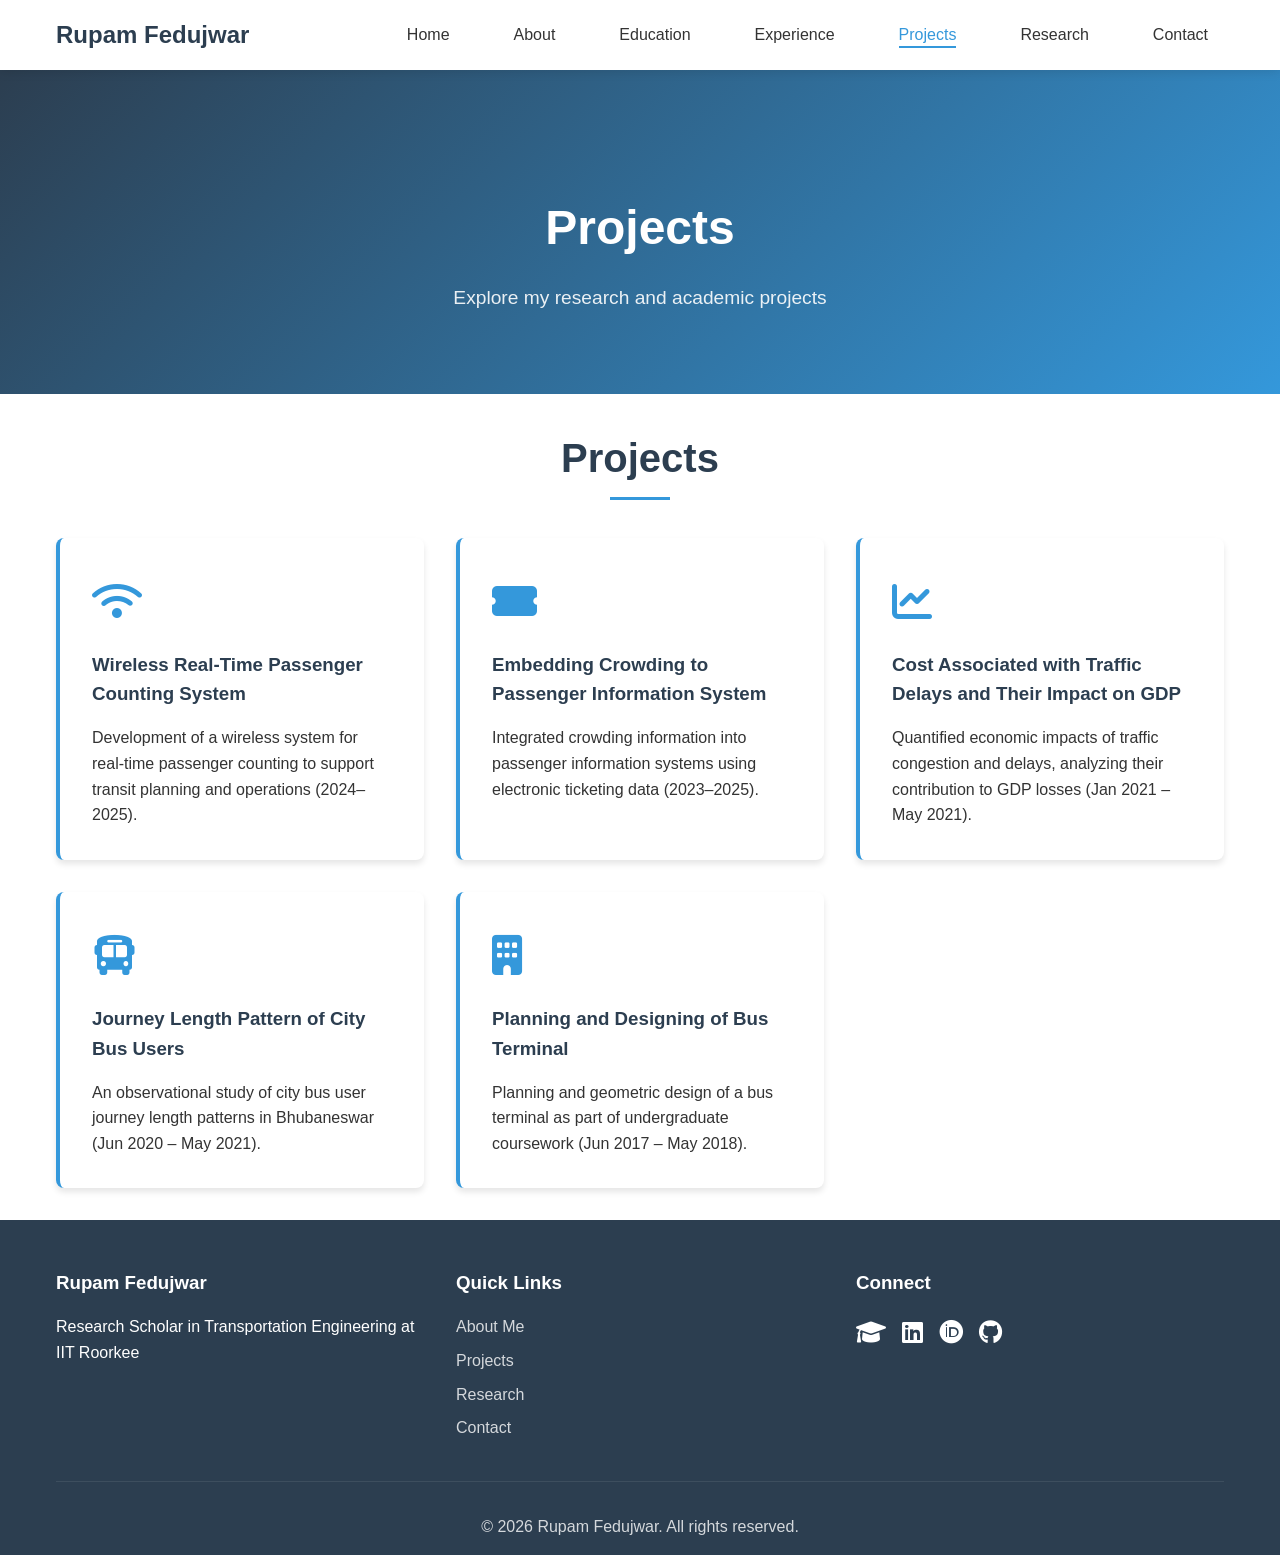
<file: projects.html>
<!DOCTYPE html>
<html lang="en">
<head>
    <meta charset="UTF-8">
    <meta name="viewport" content="width=device-width, initial-scale=1.0">
    <title>Projects | Rupam Fedujwar</title>
    <link rel="stylesheet" href="https://cdnjs.cloudflare.com/ajax/libs/font-awesome/6.0.0/css/all.min.css">
    <link rel="stylesheet" href="styles.css">
</head>
<body>
    <!-- Navigation -->
    <nav class="navbar">
        <div class="nav-container">
            <div class="nav-logo">
                <h2>Rupam Fedujwar</h2>
            </div>
            <ul class="nav-menu">
                <li><a href="index.html" class="nav-link">Home</a></li>
                <li><a href="about.html" class="nav-link">About</a></li>
                <li><a href="education.html" class="nav-link">Education</a></li>
                <li><a href="experience.html" class="nav-link">Experience</a></li>
                <li><a href="projects.html" class="nav-link active">Projects</a></li>
                <li><a href="research.html" class="nav-link">Research</a></li>
                <li><a href="contact.html" class="nav-link">Contact</a></li>
            </ul>
            <div class="hamburger">
                <span class="bar"></span>
                <span class="bar"></span>
                <span class="bar"></span>
            </div>
        </div>
    </nav>

    <!-- Page Header -->
    <section class="page-header">
        <div class="container">
            <h1>Projects</h1>
            <p>Explore my research and academic projects</p>
        </div>
    </section>

    <!-- Projects Content -->
    <section class="featured-projects">
      <div class="container">
        <h2 class="section-title">Projects</h2>
    
        <div class="projects-grid">
    
          <div class="project-card">
            <div class="project-icon">
              <i class="fas fa-wifi"></i>
            </div>
            <h3>Wireless Real-Time Passenger Counting System</h3>
            <p>
              Development of a wireless system for real-time passenger counting to support transit planning and operations (2024–2025).
            </p>
          </div>
    
          <div class="project-card">
            <div class="project-icon">
              <i class="fas fa-ticket-alt"></i>
            </div>
            <h3>Embedding Crowding to Passenger Information System</h3>
            <p>
              Integrated crowding information into passenger information systems using electronic ticketing data (2023–2025).
            </p>
          </div>
    
          <div class="project-card">
            <div class="project-icon">
              <i class="fas fa-chart-line"></i>
            </div>
            <h3>Cost Associated with Traffic Delays and Their Impact on GDP</h3>
            <p>
              Quantified economic impacts of traffic congestion and delays, analyzing their contribution to GDP losses (Jan 2021 – May 2021).
            </p>
          </div>
    
          <div class="project-card">
            <div class="project-icon">
              <i class="fas fa-bus"></i>
            </div>
            <h3>Journey Length Pattern of City Bus Users</h3>
            <p>
              An observational study of city bus user journey length patterns in Bhubaneswar (Jun 2020 – May 2021).
            </p>
          </div>
    
          <div class="project-card">
            <div class="project-icon">
              <i class="fas fa-building"></i>
            </div>
            <h3>Planning and Designing of Bus Terminal</h3>
            <p>
              Planning and geometric design of a bus terminal as part of undergraduate coursework (Jun 2017 – May 2018).
            </p>
          </div>
    
        </div>
      </div>
    </section>


    <!-- Footer -->
    <footer class="footer">
        <div class="container">
            <div class="footer-content">
                <div class="footer-section">
                    <h3>Rupam Fedujwar</h3>
                    <p>Research Scholar in Transportation Engineering at IIT Roorkee</p>
                </div>
                <div class="footer-section">
                    <h3>Quick Links</h3>
                    <ul>
                        <li><a href="about.html">About Me</a></li>
                        <li><a href="projects.html">Projects</a></li>
                        <li><a href="research.html">Research</a></li>
                        <li><a href="contact.html">Contact</a></li>
                    </ul>
                </div>
                <div class="footer-section">
                    <h3>Connect</h3>
                    <div class="social-links">
                        <a href="https://scholar.google.com/citations?user=wBDwtJAAAAAJ&hl=en" target="_blank"><i class="fas fa-graduation-cap"></i></a>
                        <a href="https://www.linkedin.com/in/rupam-fedujwar/" target="_blank"><i class="fab fa-linkedin"></i></a>
                        <a href="https://orcid.org/0000-0003-3414-4312" target="_blank"><i class="fab fa-orcid"></i></a>
                        <a href="https://github.com/Rupam-Fedujwar" target="_blank"><i class="fab fa-github"></i></a>
                    </div>
                </div>
            </div>
            <div class="footer-bottom">
                <p>&copy; <span id="current-year"></span> Rupam Fedujwar. All rights reserved.</p>
            </div>
        </div>
    </footer>

    <script src="script.js"></script>
</body>
</html>
</file>
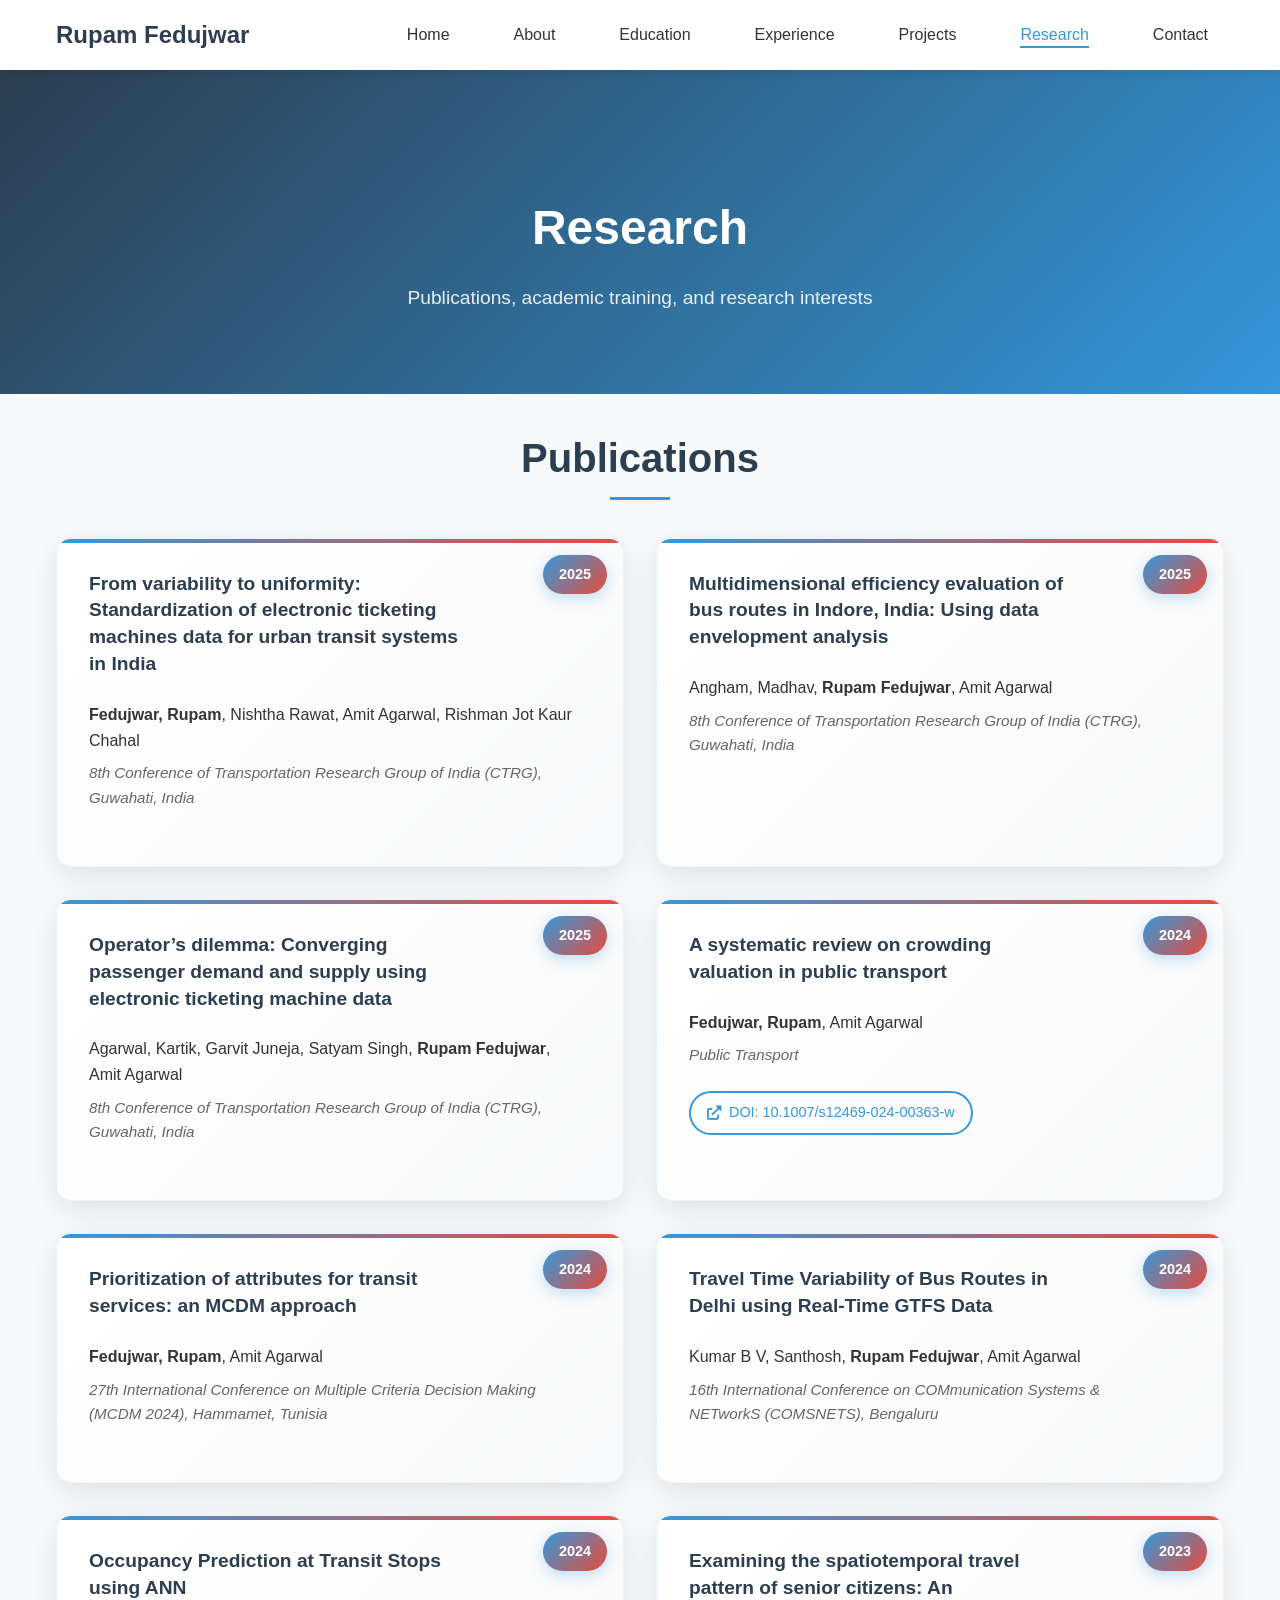
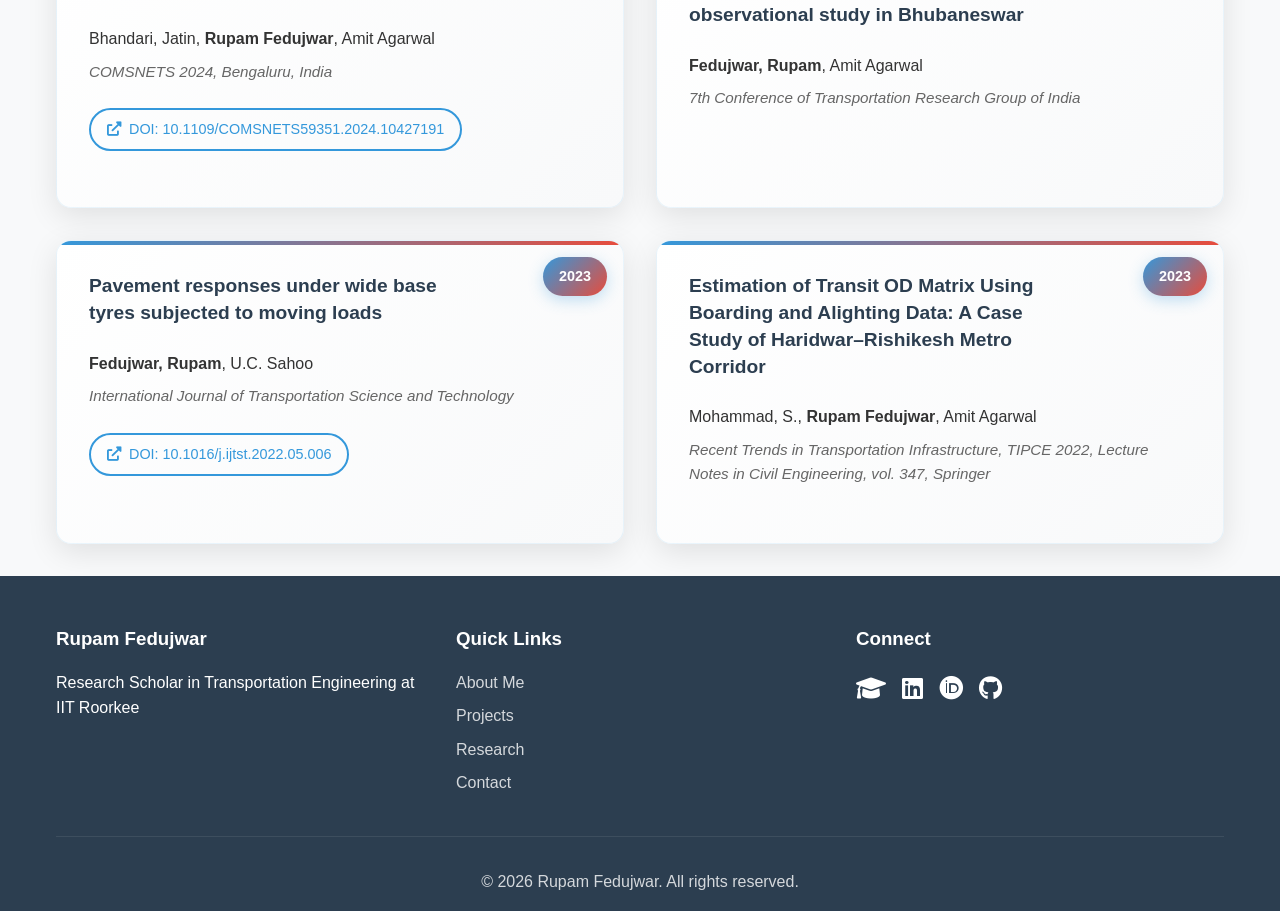
<file: research.html>
<!DOCTYPE html>
<html lang="en">
<head>
    <meta charset="UTF-8">
    <meta name="viewport" content="width=device-width, initial-scale=1.0">
    <title>Research | Rupam Fedujwar</title>
    <link rel="stylesheet" href="https://cdnjs.cloudflare.com/ajax/libs/font-awesome/6.0.0/css/all.min.css">
    <link rel="stylesheet" href="styles.css">
</head>
<body>
    <!-- Navigation -->
    <nav class="navbar">
        <div class="nav-container">
            <div class="nav-logo">
                <h2>Rupam Fedujwar</h2>
            </div>
            <ul class="nav-menu">
                <li><a href="index.html" class="nav-link">Home</a></li>
                <li><a href="about.html" class="nav-link">About</a></li>
                <li><a href="education.html" class="nav-link">Education</a></li>
                <li><a href="experience.html" class="nav-link">Experience</a></li>
                <li><a href="projects.html" class="nav-link">Projects</a></li>
                <li><a href="research.html" class="nav-link active">Research</a></li>
                <li><a href="contact.html" class="nav-link">Contact</a></li>
            </ul>
            <div class="hamburger">
                <span class="bar"></span>
                <span class="bar"></span>
                <span class="bar"></span>
            </div>
        </div>
    </nav>

    <!-- Page Header -->
    <section class="page-header">
        <div class="container">
            <h1>Research</h1>
            <p>Publications, academic training, and research interests</p>
        </div>
    </section>


    <!-- Publications -->
    <section class="publications">
      <div class="container">
        <h2 class="section-title">Publications</h2>
    
        <div class="publications-container">
    
          <!-- 2025 CTRG Papers -->
          <div class="publication-card">
            <div class="publication-year-badge">2025</div>
            <div class="publication-content">
              <h3>From variability to uniformity: Standardization of electronic ticketing machines data for urban transit systems in India</h3>
              <div class="publication-meta">
                <span class="publication-authors">
                  <strong>Fedujwar, Rupam</strong>, Nishtha Rawat, Amit Agarwal, Rishman Jot Kaur Chahal
                </span>
                <span class="publication-venue">
                  8th Conference of Transportation Research Group of India (CTRG), Guwahati, India
                </span>
              </div>
            </div>
          </div>
    
          <div class="publication-card">
            <div class="publication-year-badge">2025</div>
            <div class="publication-content">
              <h3>Multidimensional efficiency evaluation of bus routes in Indore, India: Using data envelopment analysis</h3>
              <div class="publication-meta">
                <span class="publication-authors">
                  Angham, Madhav, <strong>Rupam Fedujwar</strong>, Amit Agarwal
                </span>
                <span class="publication-venue">
                  8th Conference of Transportation Research Group of India (CTRG), Guwahati, India
                </span>
              </div>
            </div>
          </div>
    
          <div class="publication-card">
            <div class="publication-year-badge">2025</div>
            <div class="publication-content">
              <h3>Operator’s dilemma: Converging passenger demand and supply using electronic ticketing machine data</h3>
              <div class="publication-meta">
                <span class="publication-authors">
                  Agarwal, Kartik, Garvit Juneja, Satyam Singh, <strong>Rupam Fedujwar</strong>, Amit Agarwal
                </span>
                <span class="publication-venue">
                  8th Conference of Transportation Research Group of India (CTRG), Guwahati, India
                </span>
              </div>
            </div>
          </div>
    
          <!-- 2024 Journal & Conference -->
          <div class="publication-card">
            <div class="publication-year-badge">2024</div>
            <div class="publication-content">
              <h3>A systematic review on crowding valuation in public transport</h3>
              <div class="publication-meta">
                <span class="publication-authors">
                  <strong>Fedujwar, Rupam</strong>, Amit Agarwal
                </span>
                <span class="publication-venue">
                  Public Transport
                </span>
              </div>
              <div class="publication-links">
                <a href="https://doi.org/10.1007/s12469-024-00363-w" target="_blank" class="doi-link">
                  <i class="fas fa-external-link-alt"></i> DOI: 10.1007/s12469-024-00363-w
                </a>
              </div>
            </div>
          </div>
    
          <div class="publication-card">
            <div class="publication-year-badge">2024</div>
            <div class="publication-content">
              <h3>Prioritization of attributes for transit services: an MCDM approach</h3>
              <div class="publication-meta">
                <span class="publication-authors">
                  <strong>Fedujwar, Rupam</strong>, Amit Agarwal
                </span>
                <span class="publication-venue">
                  27th International Conference on Multiple Criteria Decision Making (MCDM 2024), Hammamet, Tunisia
                </span>
              </div>
            </div>
          </div>
    
          <div class="publication-card">
            <div class="publication-year-badge">2024</div>
            <div class="publication-content">
              <h3>Travel Time Variability of Bus Routes in Delhi using Real-Time GTFS Data</h3>
              <div class="publication-meta">
                <span class="publication-authors">
                  Kumar B V, Santhosh, <strong>Rupam Fedujwar</strong>, Amit Agarwal
                </span>
                <span class="publication-venue">
                  16th International Conference on COMmunication Systems & NETworkS (COMSNETS), Bengaluru
                </span>
              </div>
            </div>
          </div>
    
          <div class="publication-card">
            <div class="publication-year-badge">2024</div>
            <div class="publication-content">
              <h3>Occupancy Prediction at Transit Stops using ANN</h3>
              <div class="publication-meta">
                <span class="publication-authors">
                  Bhandari, Jatin, <strong>Rupam Fedujwar</strong>, Amit Agarwal
                </span>
                <span class="publication-venue">
                  COMSNETS 2024, Bengaluru, India
                </span>
              </div>
              <div class="publication-links">
                <a href="https://doi.org/10.1109/COMSNETS59351.2024.10427191" target="_blank" class="doi-link">
                  <i class="fas fa-external-link-alt"></i> DOI: 10.1109/COMSNETS59351.2024.10427191
                </a>
              </div>
            </div>
          </div>
    
          <!-- 2023 -->
          <div class="publication-card">
            <div class="publication-year-badge">2023</div>
            <div class="publication-content">
              <h3>Examining the spatiotemporal travel pattern of senior citizens: An observational study in Bhubaneswar</h3>
              <div class="publication-meta">
                <span class="publication-authors">
                  <strong>Fedujwar, Rupam</strong>, Amit Agarwal
                </span>
                <span class="publication-venue">
                  7th Conference of Transportation Research Group of India
                </span>
              </div>
            </div>
          </div>
    
          <div class="publication-card">
            <div class="publication-year-badge">2023</div>
            <div class="publication-content">
              <h3>Pavement responses under wide base tyres subjected to moving loads</h3>
              <div class="publication-meta">
                <span class="publication-authors">
                  <strong>Fedujwar, Rupam</strong>, U.C. Sahoo
                </span>
                <span class="publication-venue">
                  International Journal of Transportation Science and Technology
                </span>
              </div>
              <div class="publication-links">
                <a href="https://doi.org/10.1016/j.ijtst.2022.05.006" target="_blank" class="doi-link">
                  <i class="fas fa-external-link-alt"></i> DOI: 10.1016/j.ijtst.2022.05.006
                </a>
              </div>
            </div>
          </div>
    
          <div class="publication-card">
            <div class="publication-year-badge">2023</div>
            <div class="publication-content">
              <h3>Estimation of Transit OD Matrix Using Boarding and Alighting Data: A Case Study of Haridwar–Rishikesh Metro Corridor</h3>
              <div class="publication-meta">
                <span class="publication-authors">
                  Mohammad, S., <strong>Rupam Fedujwar</strong>, Amit Agarwal
                </span>
                <span class="publication-venue">
                  Recent Trends in Transportation Infrastructure, TIPCE 2022,
                  Lecture Notes in Civil Engineering, vol. 347, Springer
                </span>
              </div>
            </div>
          </div>
    
        </div>
      </div>
    </section>

    <!-- Footer -->
    <footer class="footer">
        <div class="container">
            <div class="footer-content">
                <div class="footer-section">
                    <h3>Rupam Fedujwar</h3>
                    <p>Research Scholar in Transportation Engineering at IIT Roorkee</p>
                </div>
                <div class="footer-section">
                    <h3>Quick Links</h3>
                    <ul>
                        <li><a href="about.html">About Me</a></li>
                        <li><a href="projects.html">Projects</a></li>
                        <li><a href="research.html">Research</a></li>
                        <li><a href="contact.html">Contact</a></li>
                    </ul>
                </div>
                <div class="footer-section">
                    <h3>Connect</h3>
                    <div class="social-links">
                        <a href="https://scholar.google.com/citations?user=wBDwtJAAAAAJ&hl=en" target="_blank"><i class="fas fa-graduation-cap"></i></a>
                        <a href="https://www.linkedin.com/in/rupam-fedujwar/" target="_blank"><i class="fab fa-linkedin"></i></a>
                        <a href="https://orcid.org/0000-0003-3414-4312" target="_blank"><i class="fab fa-orcid"></i></a>
                        <a href="https://github.com/Rupam-Fedujwar" target="_blank"><i class="fab fa-github"></i></a>
                    </div>
                </div>
            </div>
            <div class="footer-bottom">
                <p>&copy; <span id="current-year"></span> Rupam Fedujwar. All rights reserved.</p>
            </div>
        </div>
    </footer>

    <script src="script.js"></script>
</body>
</html>
</file>
<file: styles.css>
:root {
    --primary-color: #2c3e50;
    --secondary-color: #3498db;
    --accent-color: #e74c3c;
    --text-color: #333;
    --light-gray: #f8f9fa;
    --dark-gray: #666;
    --white: #ffffff;
    --spacing: 2rem;
    --border-radius: 8px;
    --box-shadow: 0 4px 6px rgba(0, 0, 0, 0.1);
    --transition: all 0.3s ease;
}

* {
    margin: 0;
    padding: 0;
    box-sizing: border-box;
}

html {
    scroll-behavior: smooth;
}

body {
    font-family: 'Segoe UI', Tahoma, Geneva, Verdana, sans-serif;
    line-height: 1.6;
    color: var(--text-color);
    background-color: var(--white);
}

.container {
    max-width: 1200px;
    margin: 0 auto;
    padding: 0 1rem;
}

/* Navigation */
.navbar {
    background-color: var(--white);
    box-shadow: 0 2px 10px rgba(0, 0, 0, 0.1);
    position: fixed;
    top: 0;
    width: 100%;
    z-index: 1000;
    transition: var(--transition);
}

.nav-container {
    max-width: 1200px;
    margin: 0 auto;
    padding: 0 1rem;
    display: flex;
    justify-content: space-between;
    align-items: center;
    height: 70px;
}

.nav-logo h2 {
    color: var(--primary-color);
    font-size: 1.5rem;
}

.nav-menu {
    display: flex;
    list-style: none;
    gap: 2rem;
}

.nav-link {
    text-decoration: none;
    color: var(--text-color);
    font-weight: 500;
    transition: var(--transition);
    position: relative;
}

.nav-link:hover,
.nav-link.active {
    color: var(--secondary-color);
}

.nav-link.active::after {
    content: '';
    position: absolute;
    bottom: -5px;
    left: 0;
    width: 100%;
    height: 2px;
    background-color: var(--secondary-color);
}

.hamburger {
    display: none;
    flex-direction: column;
    cursor: pointer;
}

.bar {
    width: 25px;
    height: 3px;
    background-color: var(--text-color);
    margin: 3px 0;
    transition: var(--transition);
}

/* Hero Section */
.hero {
    background: linear-gradient(135deg, var(--primary-color) 0%, var(--secondary-color) 100%);
    color: var(--white);
    padding: 120px 0 80px;
    margin-top: 70px;
}

.hero-container {
    max-width: 1200px;
    margin: 0 auto;
    padding: 0 1rem;
}

.hero-content {
    display: grid;
    grid-template-columns: 1fr 1fr;
    gap: 3rem;
    align-items: center;
}

.hero-text h1 {
    font-size: 3rem;
    margin-bottom: 1rem;
    animation: fadeInUp 1s ease;
}

.hero-text h2 {
    font-size: 1.5rem;
    margin-bottom: 0.5rem;
    font-weight: 400;
    opacity: 0.9;
}

.hero-text p {
    margin-bottom: 1rem;
    opacity: 0.8;
}

.hero-description {
    margin: 2rem 0;
    font-size: 1.1rem;
    line-height: 1.8;
}

.hero-buttons {
    display: flex;
    gap: 1rem;
    margin-top: 2rem;
    flex-wrap: wrap;
}

.btn {
    padding: 15px 35px;
    text-decoration: none;
    border-radius: 30px;
    font-weight: 600;
    font-size: 1rem;
    transition: all 0.4s ease;
    display: inline-flex;
    align-items: center;
    gap: 0.8rem;
    position: relative;
    overflow: hidden;
    box-shadow: 0 4px 15px rgba(0, 0, 0, 0.2);
}

.btn::before {
    content: '';
    position: absolute;
    top: 0;
    left: -100%;
    width: 100%;
    height: 100%;
    background: linear-gradient(90deg, transparent, rgba(255, 255, 255, 0.2), transparent);
    transition: left 0.5s ease;
}

.btn:hover::before {
    left: 100%;
}

.btn-primary {
    background: linear-gradient(135deg, var(--white) 0%, #f8f9fa 100%);
    color: #2c3e50 !important;
    border: 2px solid var(--white);
}

.btn-primary:hover {
    background: linear-gradient(135deg, var(--primary-color) 0%, var(--secondary-color) 100%);
    color: var(--white);
    transform: translateY(-3px) scale(1.05);
    box-shadow: 0 8px 25px rgba(0, 0, 0, 0.3);
}

.btn-secondary {
    background: transparent;
    color: var(--white);
    border: 2px solid var(--white);
    backdrop-filter: blur(10px);
}

.btn-secondary:hover {
    background: var(--white);
    color: var(--primary-color);
    transform: translateY(-3px) scale(1.05);
    box-shadow: 0 8px 25px rgba(255, 255, 255, 0.3);
}

.btn i {
    font-size: 1.1rem;
}

.hero-image {
    text-align: center;
}

.profile-img {
    width: 300px;
    height: 300px;
    border-radius: 50%;
    border: 5px solid var(--white);
    box-shadow: 0 10px 30px rgba(0, 0, 0, 0.3);
    object-fit: cover;
    animation: fadeIn 1.5s ease;
}

/* Quick Info Section */
.quick-info {
    padding: var(--spacing) 0;
    background-color: var(--light-gray);
}

.info-grid {
    display: grid;
    grid-template-columns: repeat(auto-fit, minmax(250px, 1fr));
    gap: 2rem;
}

.info-card {
    background-color: var(--white);
    padding: 2rem;
    border-radius: var(--border-radius);
    text-align: center;
    box-shadow: var(--box-shadow);
    transition: var(--transition);
}

.info-card:hover {
    transform: translateY(-5px);
    box-shadow: 0 8px 25px rgba(0, 0, 0, 0.15);
}

.info-card i {
    font-size: 3rem;
    color: var(--secondary-color);
    margin-bottom: 1rem;
}

.info-card h3 {
    color: var(--primary-color);
    margin-bottom: 0.5rem;
}

/* Section Styles */
.section-title {
    text-align: center;
    font-size: 2.5rem;
    color: var(--primary-color);
    margin-bottom: 3rem;
    position: relative;
}

.section-title::after {
    content: '';
    position: absolute;
    bottom: -10px;
    left: 50%;
    transform: translateX(-50%);
    width: 60px;
    height: 3px;
    background-color: var(--secondary-color);
}

/* Featured Projects */
.featured-projects {
    padding: var(--spacing) 0;
}

.projects-grid {
    display: grid;
    grid-template-columns: repeat(auto-fit, minmax(300px, 1fr));
    gap: 2rem;
}

.project-card {
    background-color: var(--white);
    padding: 2rem;
    border-radius: var(--border-radius);
    box-shadow: var(--box-shadow);
    transition: var(--transition);
    border-left: 4px solid var(--secondary-color);
}

.project-card:hover {
    transform: translateY(-5px);
    box-shadow: 0 8px 25px rgba(0, 0, 0, 0.15);
}

.project-icon {
    font-size: 2.5rem;
    color: var(--secondary-color);
    margin-bottom: 1rem;
}

.project-card h3 {
    color: var(--primary-color);
    margin-bottom: 1rem;
}

.project-link {
    color: var(--secondary-color);
    text-decoration: none;
    font-weight: 500;
    display: inline-flex;
    align-items: center;
    gap: 0.5rem;
    margin-top: 1rem;
    transition: var(--transition);
}

.project-link:hover {
    gap: 1rem;
}

/* Recent Activity */
.recent-activity {
    padding: var(--spacing) 0;
    background-color: var(--light-gray);
}

.activity-grid {
    display: grid;
    grid-template-columns: repeat(auto-fit, minmax(300px, 1fr));
    gap: 2rem;
}

.activity-item {
    background-color: var(--white);
    padding: 2rem;
    border-radius: var(--border-radius);
    box-shadow: var(--box-shadow);
    position: relative;
}

.activity-date {
    color: var(--secondary-color);
    font-weight: 600;
    margin-bottom: 0.5rem;
}

.activity-item h3 {
    color: var(--primary-color);
    margin-bottom: 0.5rem;
}

/* Skills Preview */
.skills-preview {
    padding: var(--spacing) 0;
}

.skills-container {
    display: grid;
    grid-template-columns: repeat(auto-fit, minmax(300px, 1fr));
    gap: 2rem;
}

.skill-category {
    background-color: var(--light-gray);
    padding: 2rem;
    border-radius: var(--border-radius);
    text-align: center;
}

.skill-category h3 {
    color: var(--primary-color);
    margin-bottom: 1rem;
}

.skill-tags {
    display: flex;
    flex-wrap: wrap;
    gap: 0.5rem;
    justify-content: center;
}

.skill-tag {
    background-color: var(--secondary-color);
    color: var(--white);
    padding: 0.5rem 1rem;
    border-radius: 20px;
    font-size: 0.9rem;
}

/* Footer */
.footer {
    background-color: var(--primary-color);
    color: var(--white);
    padding: 3rem 0 1rem;
}

/* Page Header */
.page-header {
    background: linear-gradient(135deg, var(--primary-color) 0%, var(--secondary-color) 100%);
    color: var(--white);
    padding: 120px 0 80px;
    margin-top: 70px;
    text-align: center;
}

.page-header h1 {
    font-size: 3rem;
    margin-bottom: 1rem;
}

.page-header p {
    font-size: 1.2rem;
    opacity: 0.9;
}

/* About Content */
.about-content {
    padding: var(--spacing) 0;
}

.about-grid {
    display: grid;
    grid-template-columns: 2fr 1fr;
    gap: 3rem;
    align-items: start;
}

.about-text h2 {
    color: var(--primary-color);
    margin-bottom: 1rem;
    margin-top: 2rem;
}

.about-text h2:first-child {
    margin-top: 0;
}

.about-text ul {
    margin-left: 1.5rem;
    margin-bottom: 1.5rem;
}

.about-text li {
    margin-bottom: 0.5rem;
}

.sidebar-card {
    background-color: var(--light-gray);
    padding: 2rem;
    border-radius: var(--border-radius);
    margin-bottom: 2rem;
    box-shadow: var(--box-shadow);
}

.sidebar-card h3 {
    color: var(--primary-color);
    margin-bottom: 1rem;
}

.sidebar-card ul {
    list-style: none;
    margin-left: 0;
}

.sidebar-card li {
    margin-bottom: 0.8rem;
    padding-bottom: 0.8rem;
    border-bottom: 1px solid #e0e0e0;
}

.sidebar-card li:last-child {
    border-bottom: none;
}

.social-links-large {
    display: flex;
    flex-direction: column;
    gap: 1rem;
}

.social-link {
    display: flex;
    align-items: center;
    gap: 1rem;
    color: var(--text-color);
    text-decoration: none;
    padding: 0.8rem;
    background-color: var(--white);
    border-radius: var(--border-radius);
    transition: var(--transition);
}

.social-link:hover {
    background-color: var(--secondary-color);
    color: var(--white);
    transform: translateX(5px);
}

.social-link i {
    font-size: 1.2rem;
    width: 20px;
}

/* Achievements */
.achievements {
    padding: var(--spacing) 0;
    background-color: var(--light-gray);
}

.achievements-grid {
    display: grid;
    grid-template-columns: repeat(auto-fit, minmax(300px, 1fr));
    gap: 2rem;
}

.achievement-card {
    background-color: var(--white);
    padding: 2rem;
    border-radius: var(--border-radius);
    text-align: center;
    box-shadow: var(--box-shadow);
    transition: var(--transition);
}

.achievement-card:hover {
    transform: translateY(-5px);
    box-shadow: 0 8px 25px rgba(0, 0, 0, 0.15);
}

.achievement-icon {
    font-size: 3rem;
    color: var(--secondary-color);
    margin-bottom: 1rem;
}

.achievement-card h3 {
    color: var(--primary-color);
    margin-bottom: 1rem;
}

/* Projects Content */
.projects-content {
    padding: var(--spacing) 0;
}

.projects-list {
    display: flex;
    flex-direction: column;
    gap: 3rem;
}

.project-item {
    background-color: var(--white);
    border-radius: var(--border-radius);
    box-shadow: var(--box-shadow);
    overflow: hidden;
    transition: var(--transition);
}

.project-item:hover {
    transform: translateY(-5px);
    box-shadow: 0 8px 25px rgba(0, 0, 0, 0.15);
}

.project-header {
    background: linear-gradient(135deg, var(--primary-color) 0%, var(--secondary-color) 100%);
    color: var(--white);
    padding: 2rem;
}

.project-header h2 {
    margin-bottom: 0.5rem;
    font-size: 1.5rem;
}

.project-date {
    opacity: 0.9;
    font-style: italic;
}

.project-body {
    padding: 2rem;
}

.project-description {
    margin-bottom: 2rem;
    font-size: 1.1rem;
    line-height: 1.7;
}

.project-details {
    margin-bottom: 2rem;
}

.project-details h3 {
    color: var(--primary-color);
    margin-bottom: 1rem;
}

.project-details ul {
    margin-left: 1.5rem;
}

.project-details li {
    margin-bottom: 0.5rem;
}

.project-tech h3 {
    color: var(--primary-color);
    margin-bottom: 1rem;
}

.tech-tags {
    display: flex;
    flex-wrap: wrap;
    gap: 0.5rem;
}

.tech-tag {
    background-color: var(--secondary-color);
    color: var(--white);
    padding: 0.5rem 1rem;
    border-radius: 20px;
    font-size: 0.9rem;
}

/* Contact Content */
.contact-content {
    padding: var(--spacing) 0;
}

.contact-grid {
    display: grid;
    grid-template-columns: 1fr 1fr;
    gap: 3rem;
    align-items: start;
}

.contact-info h2 {
    color: var(--primary-color);
    margin-bottom: 1rem;
}

.contact-info p {
    margin-bottom: 2rem;
    line-height: 1.7;
}

.contact-items {
    margin-bottom: 3rem;
}

.contact-item {
    display: flex;
    align-items: start;
    gap: 1.5rem;
    margin-bottom: 2rem;
    padding: 1.5rem;
    background-color: var(--light-gray);
    border-radius: var(--border-radius);
    transition: var(--transition);
}

.contact-item:hover {
    transform: translateX(5px);
    box-shadow: var(--box-shadow);
}

.contact-icon {
    background-color: var(--secondary-color);
    color: var(--white);
    width: 50px;
    height: 50px;
    border-radius: 50%;
    display: flex;
    align-items: center;
    justify-content: center;
    font-size: 1.2rem;
    flex-shrink: 0;
}

.contact-details h3 {
    color: var(--primary-color);
    margin-bottom: 0.5rem;
}

.contact-details a {
    color: var(--secondary-color);
    text-decoration: none;
}

.contact-details a:hover {
    text-decoration: underline;
}

.social-section h3 {
    color: var(--primary-color);
    margin-bottom: 1rem;
}

.contact-form {
    background-color: var(--white);
    padding: 2rem;
    border-radius: var(--border-radius);
    box-shadow: var(--box-shadow);
}

.contact-form h2 {
    color: var(--primary-color);
    margin-bottom: 2rem;
}

.form-group {
    margin-bottom: 1.5rem;
}

.form-group label {
    display: block;
    margin-bottom: 0.5rem;
    color: var(--primary-color);
    font-weight: 500;
}

.form-group input,
.form-group textarea {
    width: 100%;
    padding: 1rem;
    border: 2px solid #e0e0e0;
    border-radius: var(--border-radius);
    font-family: inherit;
    font-size: 1rem;
    transition: var(--transition);
}

.form-group input:focus,
.form-group textarea:focus {
    outline: none;
    border-color: var(--secondary-color);
    box-shadow: 0 0 0 3px rgba(52, 152, 219, 0.1);
}

.btn-primary {
    background-color: var(--secondary-color);
    color: var(--white);
    border: none;
    padding: 12px 30px;
    border-radius: 25px;
    font-size: 1rem;
    font-weight: 500;
    cursor: pointer;
    transition: var(--transition);
    display: inline-flex;
    align-items: center;
    gap: 0.5rem;
}

.btn-primary:hover {
    background-color: #2980b9;
    transform: translateY(-2px);
    box-shadow: 0 5px 15px rgba(0, 0, 0, 0.2);
}

/* Form Status Messages */
.form-status {
    margin: 1rem 0;
    padding: 1rem;
    border-radius: var(--border-radius);
    display: none;
}

.form-status.success {
    display: block;
    background-color: #d4edda;
    border: 1px solid #c3e6cb;
    color: #155724;
}

.form-status.error {
    display: block;
    background-color: #f8d7da;
    border: 1px solid #f5c6cb;
    color: #721c24;
}

.success-message,
.error-message {
    display: flex;
    align-items: center;
    gap: 0.5rem;
    font-weight: 500;
}

.success-message i {
    color: #28a745;
}

.error-message i {
    color: #dc3545;
}

/* Education Timeline */
.education-content {
    padding: var(--spacing) 0;
}

.education-timeline {
    position: relative;
    max-width: 800px;
    margin: 0 auto;
}

.timeline-item {
    display: flex;
    margin-bottom: 3rem;
    position: relative;
}

.timeline-marker {
    display: flex;
    flex-direction: column;
    align-items: center;
    margin-right: 2rem;
}

.timeline-dot {
    width: 20px;
    height: 20px;
    border-radius: 50%;
    background-color: var(--secondary-color);
    border: 4px solid var(--white);
    box-shadow: 0 0 0 3px var(--secondary-color);
    z-index: 2;
}

.timeline-dot.current {
    background-color: var(--accent-color);
    box-shadow: 0 0 0 3px var(--accent-color);
}

.timeline-line {
    width: 2px;
    height: 100%;
    background-color: var(--secondary-color);
    flex: 1;
}

.timeline-content {
    flex: 1;
}

.education-card {
    background-color: var(--white);
    padding: 2rem;
    border-radius: var(--border-radius);
    box-shadow: var(--box-shadow);
    transition: var(--transition);
}

.education-card:hover {
    transform: translateY(-5px);
    box-shadow: 0 8px 25px rgba(0, 0, 0, 0.15);
}

.education-header {
    display: flex;
    justify-content: space-between;
    align-items: start;
    margin-bottom: 1rem;
    flex-wrap: wrap;
    gap: 1rem;
}

.education-header h2 {
    color: var(--primary-color);
    margin-bottom: 0.5rem;
}

.education-period {
    color: var(--secondary-color);
    font-weight: 600;
    white-space: nowrap;
}

.education-details h3 {
    color: var(--primary-color);
    margin-bottom: 1rem;
}

.education-achievement {
    margin-bottom: 1rem;
}

.achievement-badge {
    background-color: var(--secondary-color);
    color: var(--white);
    padding: 0.5rem 1rem;
    border-radius: 20px;
    font-size: 0.9rem;
    font-weight: 600;
}

.education-highlights {
    margin-top: 1.5rem;
}

.education-highlights ul {
    margin-left: 1.5rem;
}

.education-highlights li {
    margin-bottom: 0.5rem;
}

/* Academic Achievements */
.academic-achievements {
    padding: var(--spacing) 0;
    background-color: var(--light-gray);
}

/* Experience Timeline */
.experience-content {
    padding: var(--spacing) 0;
}

.experience-timeline {
    position: relative;
    max-width: 1000px;
    margin: 0 auto;
}

.experience-card {
    background-color: var(--white);
    padding: 2rem;
    border-radius: var(--border-radius);
    box-shadow: var(--box-shadow);
    transition: var(--transition);
}

.experience-card:hover {
    transform: translateY(-5px);
    box-shadow: 0 8px 25px rgba(0, 0, 0, 0.15);
}

.experience-header {
    display: flex;
    justify-content: space-between;
    align-items: start;
    margin-bottom: 1.5rem;
    flex-wrap: wrap;
    gap: 1rem;
}

.company-info h2 {
    color: var(--primary-color);
    margin-bottom: 0.5rem;
}

.position {
    color: var(--secondary-color);
    font-weight: 600;
}

.experience-meta {
    text-align: right;
    display: flex;
    flex-direction: column;
    gap: 0.5rem;
}

.duration {
    color: var(--secondary-color);
    font-weight: 600;
}

.location {
    color: var(--dark-gray);
    font-size: 0.9rem;
}

.responsibilities,
.skills-used {
    margin-top: 1.5rem;
}

.responsibilities h3,
.skills-used h3 {
    color: var(--primary-color);
    margin-bottom: 1rem;
}

.responsibilities ul {
    margin-left: 1.5rem;
}

.responsibilities li {
    margin-bottom: 0.5rem;
}

.skill-tags {
    display: flex;
    flex-wrap: wrap;
    gap: 0.5rem;
}

/* Leadership Experience */
.leadership-experience {
    padding: var(--spacing) 0;
    background-color: var(--light-gray);
}

.leadership-grid {
    display: grid;
    grid-template-columns: repeat(auto-fit, minmax(350px, 1fr));
    gap: 2rem;
}

.leadership-card {
    background-color: var(--white);
    padding: 2rem;
    border-radius: var(--border-radius);
    box-shadow: var(--box-shadow);
    transition: var(--transition);
}

.leadership-card:hover {
    transform: translateY(-5px);
    box-shadow: 0 8px 25px rgba(0, 0, 0, 0.15);
}

.leadership-header {
    margin-bottom: 1rem;
}

.leadership-header h3 {
    color: var(--primary-color);
    margin-bottom: 0.5rem;
}

.leadership-period {
    color: var(--secondary-color);
    font-weight: 600;
}

.leadership-subtitle {
    color: var(--dark-gray);
    font-style: italic;
    margin-bottom: 1rem;
}

.leadership-card ul {
    margin-left: 1.5rem;
}

.leadership-card li {
    margin-bottom: 0.5rem;
}

/* Research Interests */
.research-interests {
    padding: var(--spacing) 0;
}

.interests-grid {
    display: grid;
    grid-template-columns: repeat(auto-fit, minmax(280px, 1fr));
    gap: 2rem;
}

.interest-card {
    background-color: var(--white);
    padding: 2rem;
    border-radius: var(--border-radius);
    box-shadow: var(--box-shadow);
    text-align: center;
    transition: var(--transition);
    border-top: 4px solid var(--secondary-color);
}

.interest-card:hover {
    transform: translateY(-5px);
    box-shadow: 0 8px 25px rgba(0, 0, 0, 0.15);
}

.interest-icon {
    font-size: 3rem;
    color: var(--secondary-color);
    margin-bottom: 1rem;
}

.interest-card h3 {
    color: var(--primary-color);
    margin-bottom: 1rem;
}

/* Publications */
.publications {
    padding: var(--spacing) 0;
    background-color: var(--light-gray);
}

.publications-container {
    display: grid;
    grid-template-columns: repeat(auto-fit, minmax(400px, 1fr));
    gap: 2rem;
    max-width: 1200px;
    margin: 0 auto;
}

.publication-card {
    background: linear-gradient(135deg, var(--white) 0%, #f8f9fa 100%);
    border-radius: 15px;
    padding: 2rem;
    box-shadow: 0 8px 30px rgba(0, 0, 0, 0.1);
    position: relative;
    overflow: hidden;
    transition: var(--transition);
    border: 1px solid rgba(52, 152, 219, 0.1);
}

.publication-card::before {
    content: '';
    position: absolute;
    top: 0;
    left: 0;
    right: 0;
    height: 4px;
    background: linear-gradient(90deg, var(--secondary-color), var(--accent-color));
}

.publication-card:hover {
    transform: translateY(-8px);
    box-shadow: 0 15px 40px rgba(0, 0, 0, 0.15);
}

.publication-year-badge {
    position: absolute;
    top: 1rem;
    right: 1rem;
    background: linear-gradient(135deg, var(--secondary-color), var(--accent-color));
    color: var(--white);
    padding: 0.5rem 1rem;
    border-radius: 25px;
    font-weight: 600;
    font-size: 0.9rem;
    box-shadow: 0 4px 15px rgba(52, 152, 219, 0.3);
}

.publication-content {
    padding-right: 1rem;
}

.publication-content h3 {
    color: var(--primary-color);
    margin-bottom: 1.5rem;
    font-size: 1.2rem;
    line-height: 1.4;
    padding-right: 6rem;
}

.publication-meta {
    display: flex;
    flex-direction: column;
    gap: 0.5rem;
    margin-bottom: 1.5rem;
}

.publication-authors {
    color: var(--text-color);
    font-weight: 500;
}

.publication-venue {
    color: var(--dark-gray);
    font-style: italic;
    font-size: 0.95rem;
}

.publication-links {
    margin-bottom: 1.5rem;
}

.doi-link {
    display: inline-flex;
    align-items: center;
    gap: 0.5rem;
    color: var(--secondary-color);
    text-decoration: none;
    font-weight: 500;
    padding: 0.5rem 1rem;
    border: 2px solid var(--secondary-color);
    border-radius: 25px;
    transition: var(--transition);
    font-size: 0.9rem;
}

.doi-link:hover {
    background-color: var(--secondary-color);
    color: var(--white);
    transform: translateX(5px);
}

.publication-tags {
    display: flex;
    flex-wrap: wrap;
    gap: 0.5rem;
}

.tag {
    background: linear-gradient(135deg, #f8f9fa, #e9ecef);
    color: var(--text-color);
    padding: 0.4rem 0.8rem;
    border-radius: 15px;
    font-size: 0.8rem;
    font-weight: 500;
    border: 1px solid #dee2e6;
    transition: var(--transition);
}

.tag:hover {
    background: linear-gradient(135deg, var(--secondary-color), var(--accent-color));
    color: var(--white);
    transform: translateY(-2px);
}

/* Academic Training */
.academic-training {
    padding: var(--spacing) 0;
}

.training-grid {
    display: grid;
    grid-template-columns: repeat(auto-fit, minmax(350px, 1fr));
    gap: 2rem;
}

.training-card {
    background-color: var(--white);
    padding: 2rem;
    border-radius: var(--border-radius);
    box-shadow: var(--box-shadow);
    transition: var(--transition);
}

.training-card:hover {
    transform: translateY(-5px);
    box-shadow: 0 8px 25px rgba(0, 0, 0, 0.15);
}

.training-header {
    display: flex;
    justify-content: space-between;
    align-items: start;
    margin-bottom: 1rem;
    flex-wrap: wrap;
    gap: 1rem;
}

.training-header h3 {
    color: var(--primary-color);
    margin-bottom: 0.5rem;
}

.training-date {
    color: var(--secondary-color);
    font-weight: 600;
    white-space: nowrap;
}

.nav-menu li {
    margin: 0 1rem;
}

.training-type {
    background-color: var(--light-gray);
    color: var(--text-color);
    padding: 0.3rem 0.8rem;
    border-radius: 15px;
    font-size: 0.8rem;
}

/* Technical Skills */
.technical-skills {
    padding: var(--spacing) 0;
    background-color: var(--light-gray);
}

.skills-categories {
    display: grid;
    grid-template-columns: repeat(auto-fit, minmax(300px, 1fr));
    gap: 2rem;
}

.skill-category {
    background-color: var(--white);
    padding: 2rem;
    border-radius: var(--border-radius);
    box-shadow: var(--box-shadow);
}

.skill-category h3 {
    color: var(--primary-color);
    margin-bottom: 1.5rem;
    text-align: center;
}

.skill-items {
    display: flex;
    flex-direction: column;
    gap: 1rem;
}

.skill-item {
    display: flex;
    flex-direction: column;
    gap: 0.5rem;
}

.skill-name {
    font-weight: 500;
    color: var(--text-color);
}

.skill-level {
    width: 100%;
    height: 8px;
    background-color: #e0e0e0;
    border-radius: 4px;
    overflow: hidden;
}

.skill-progress {
    height: 100%;
    background-color: var(--secondary-color);
    border-radius: 4px;
    transition: width 1s ease;
}

.footer-content {
    display: grid;
    grid-template-columns: repeat(auto-fit, minmax(250px, 1fr));
    gap: 2rem;
    margin-bottom: 2rem;
}

.footer-section h3 {
    margin-bottom: 1rem;
    color: var(--white);
}

.footer-section ul {
    list-style: none;
}

.footer-section ul li {
    margin-bottom: 0.5rem;
}

.footer-section a {
    color: var(--white);
    text-decoration: none;
    opacity: 0.8;
    transition: var(--transition);
}

.footer-section a:hover {
    opacity: 1;
}

.social-links {
    display: flex;
    gap: 1rem;
}

.social-links a {
    font-size: 1.5rem;
    opacity: 1;
    transition: var(--transition);
}

.social-links a:hover {
    color: var(--secondary-color);
    transform: translateY(-3px);
}

.footer-bottom {
    text-align: center;
    padding-top: 2rem;
    border-top: 1px solid rgba(255, 255, 255, 0.1);
    opacity: 0.8;
}

/* Animations */
@keyframes fadeInUp {
    from {
        opacity: 0;
        transform: translateY(30px);
    }
    to {
        opacity: 1;
        transform: translateY(0);
    }
}

@keyframes fadeIn {
    from {
        opacity: 0;
    }
    to {
        opacity: 1;
    }
}

/* Responsive Design */
@media (max-width: 768px) {
    .hamburger {
        display: flex;
    }

    .nav-menu {
        position: fixed;
        left: -100%;
        top: 70px;
        flex-direction: column;
        background-color: var(--white);
        width: 100%;
        text-align: center;
        transition: 0.3s;
        box-shadow: 0 10px 27px rgba(0, 0, 0, 0.05);
        padding: 2rem 0;
    }

    .nav-menu.active {
        left: 0;
    }

    .hero-content {
        grid-template-columns: 1fr;
        text-align: center;
    }

    .hero-text h1 {
        font-size: 2.5rem;
    }

    .hero-buttons {
        justify-content: center;
    }

    .profile-img {
        width: 250px;
        height: 250px;
    }

    .section-title {
        font-size: 2rem;
    }
}

@media (max-width: 480px) {
    .hero-text h1 {
        font-size: 2rem;
    }

    .hero-buttons {
        flex-direction: column;
        align-items: center;
    }

    .info-grid,
    .projects-grid,
    .activity-grid,
    .skills-container {
        grid-template-columns: 1fr;
    }
}
</file>
